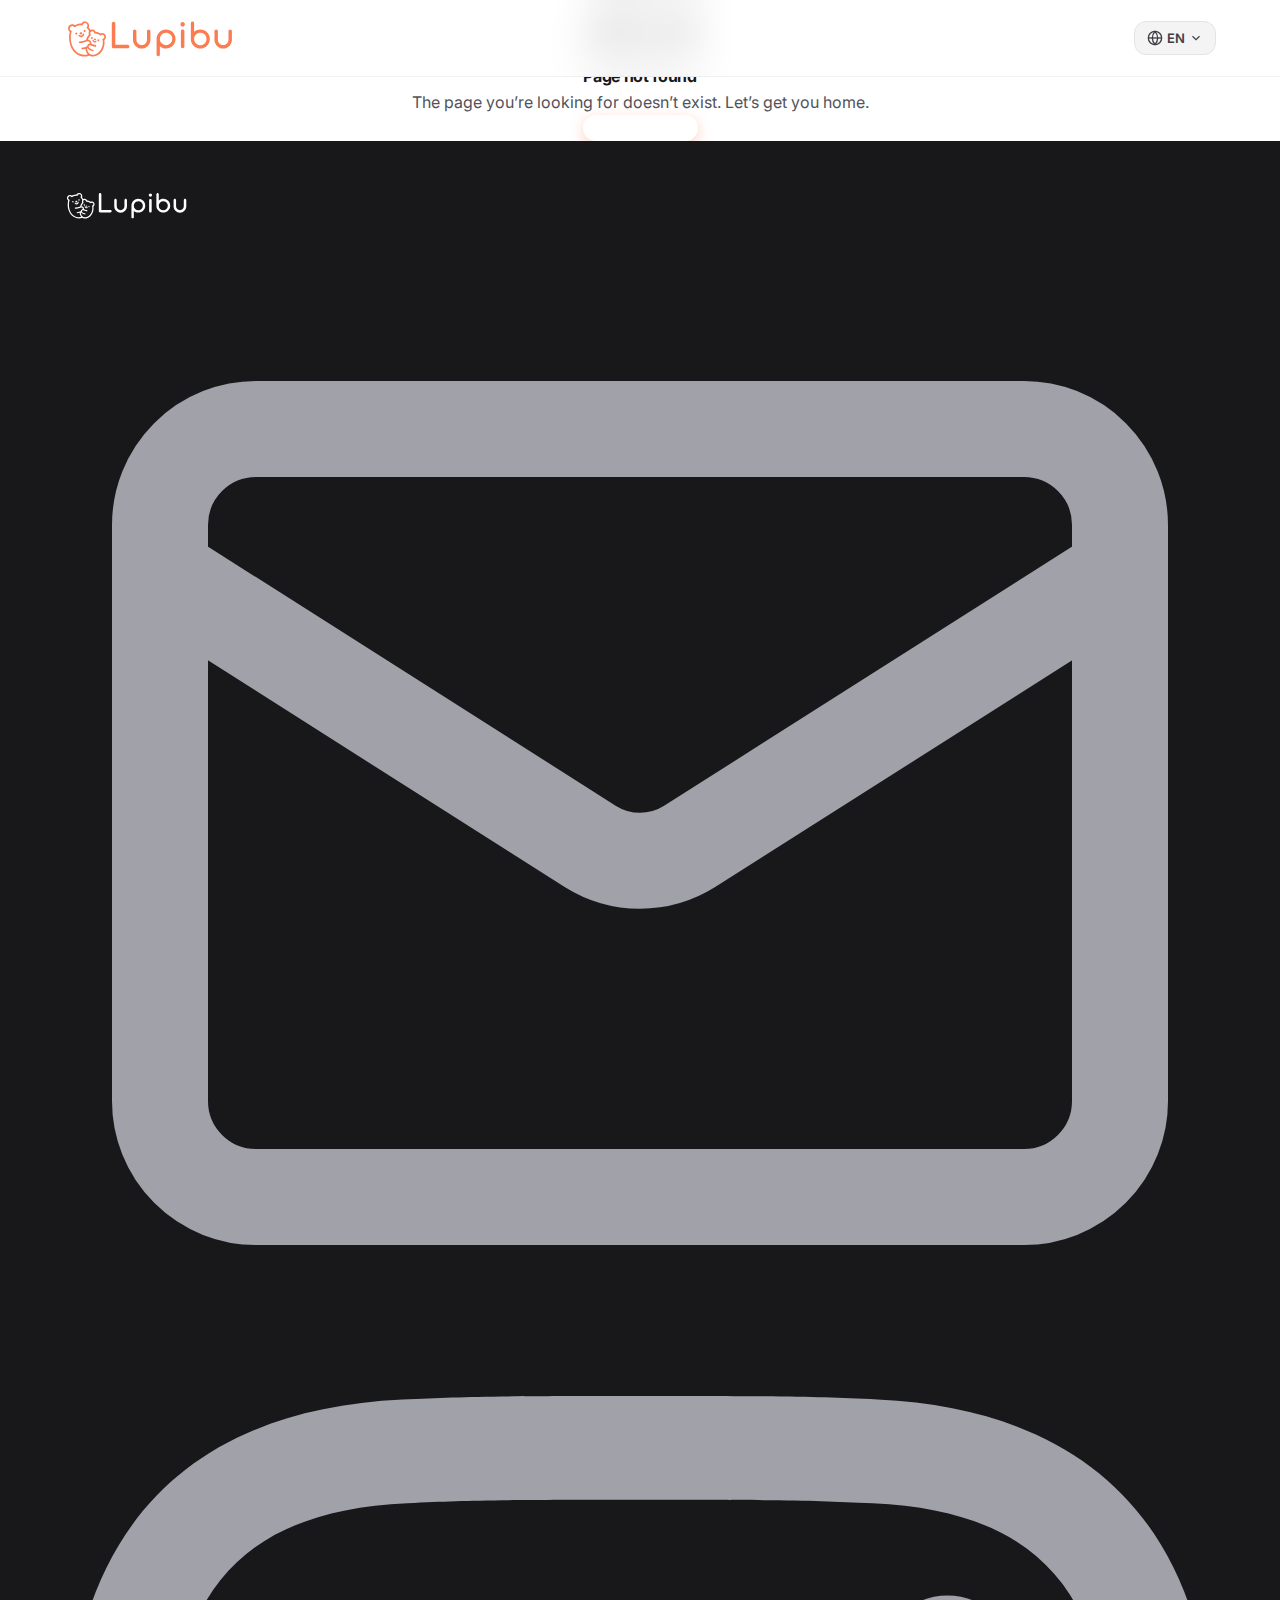
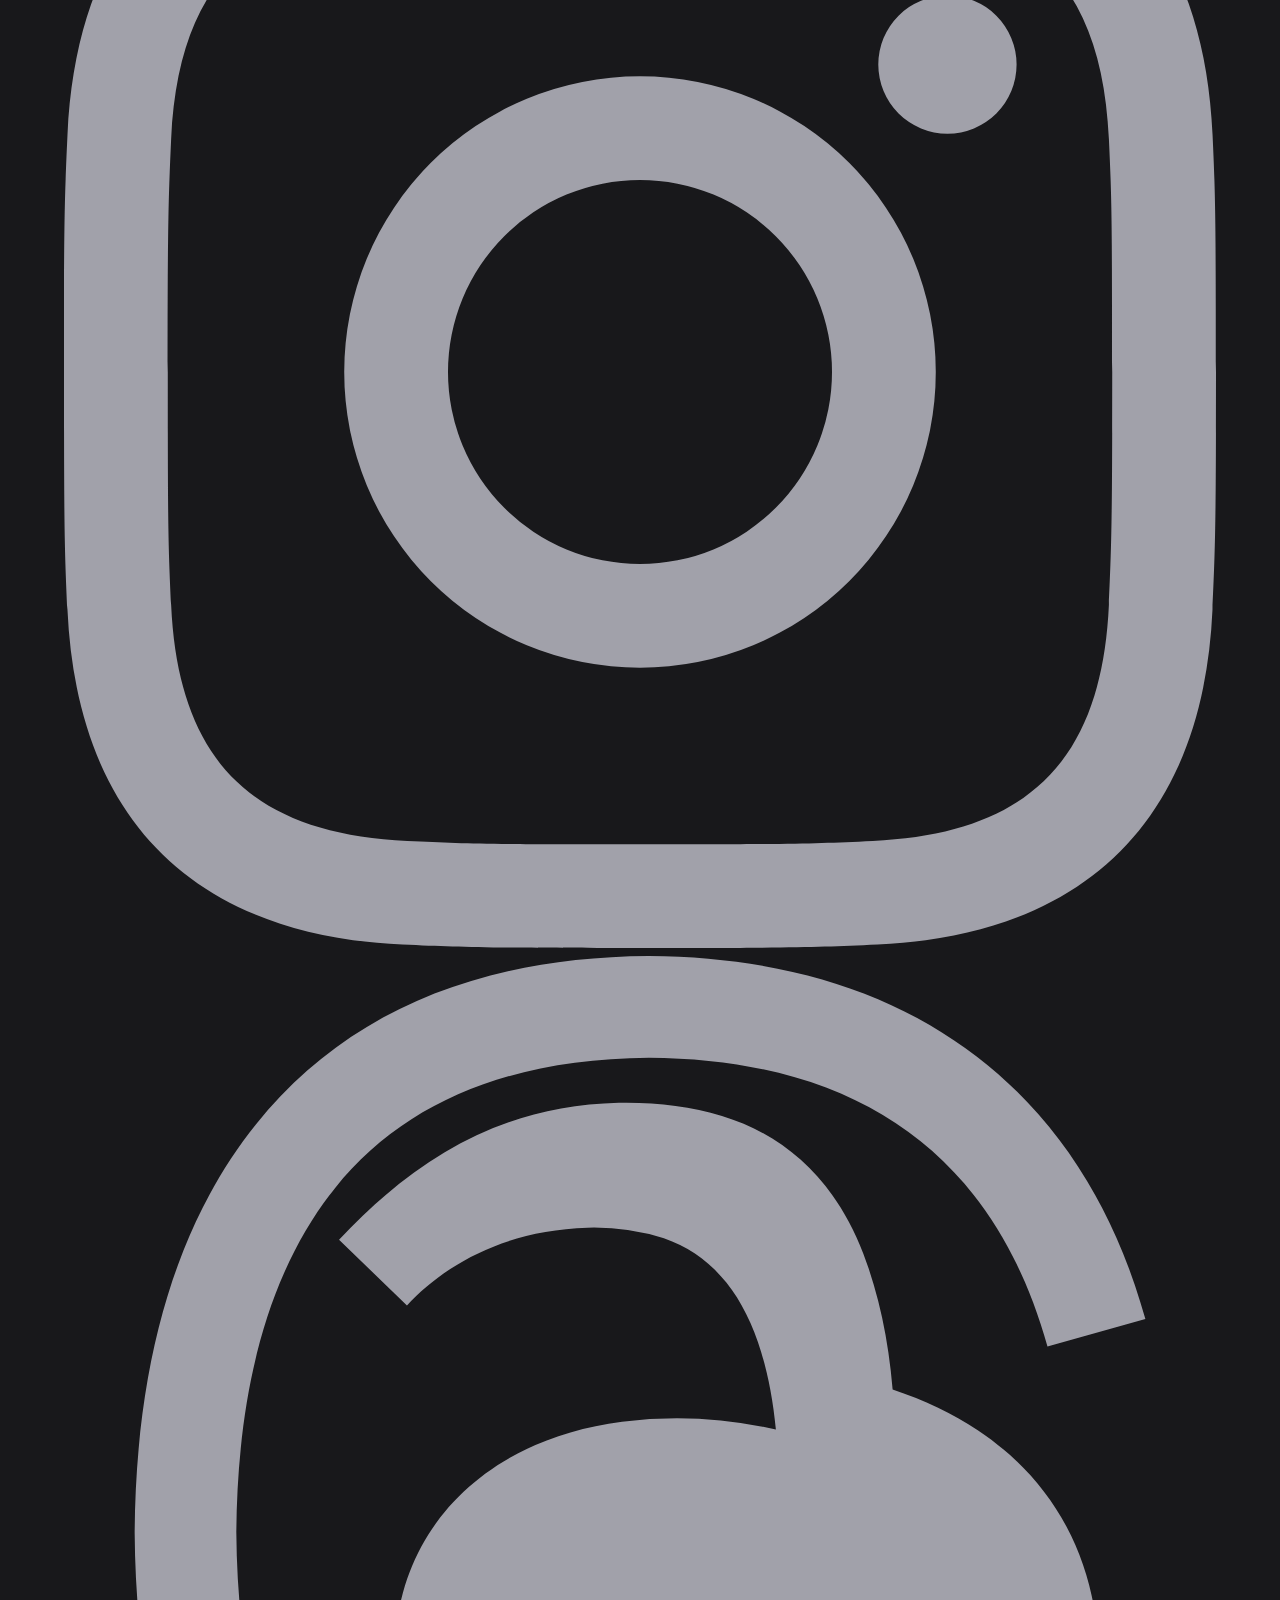
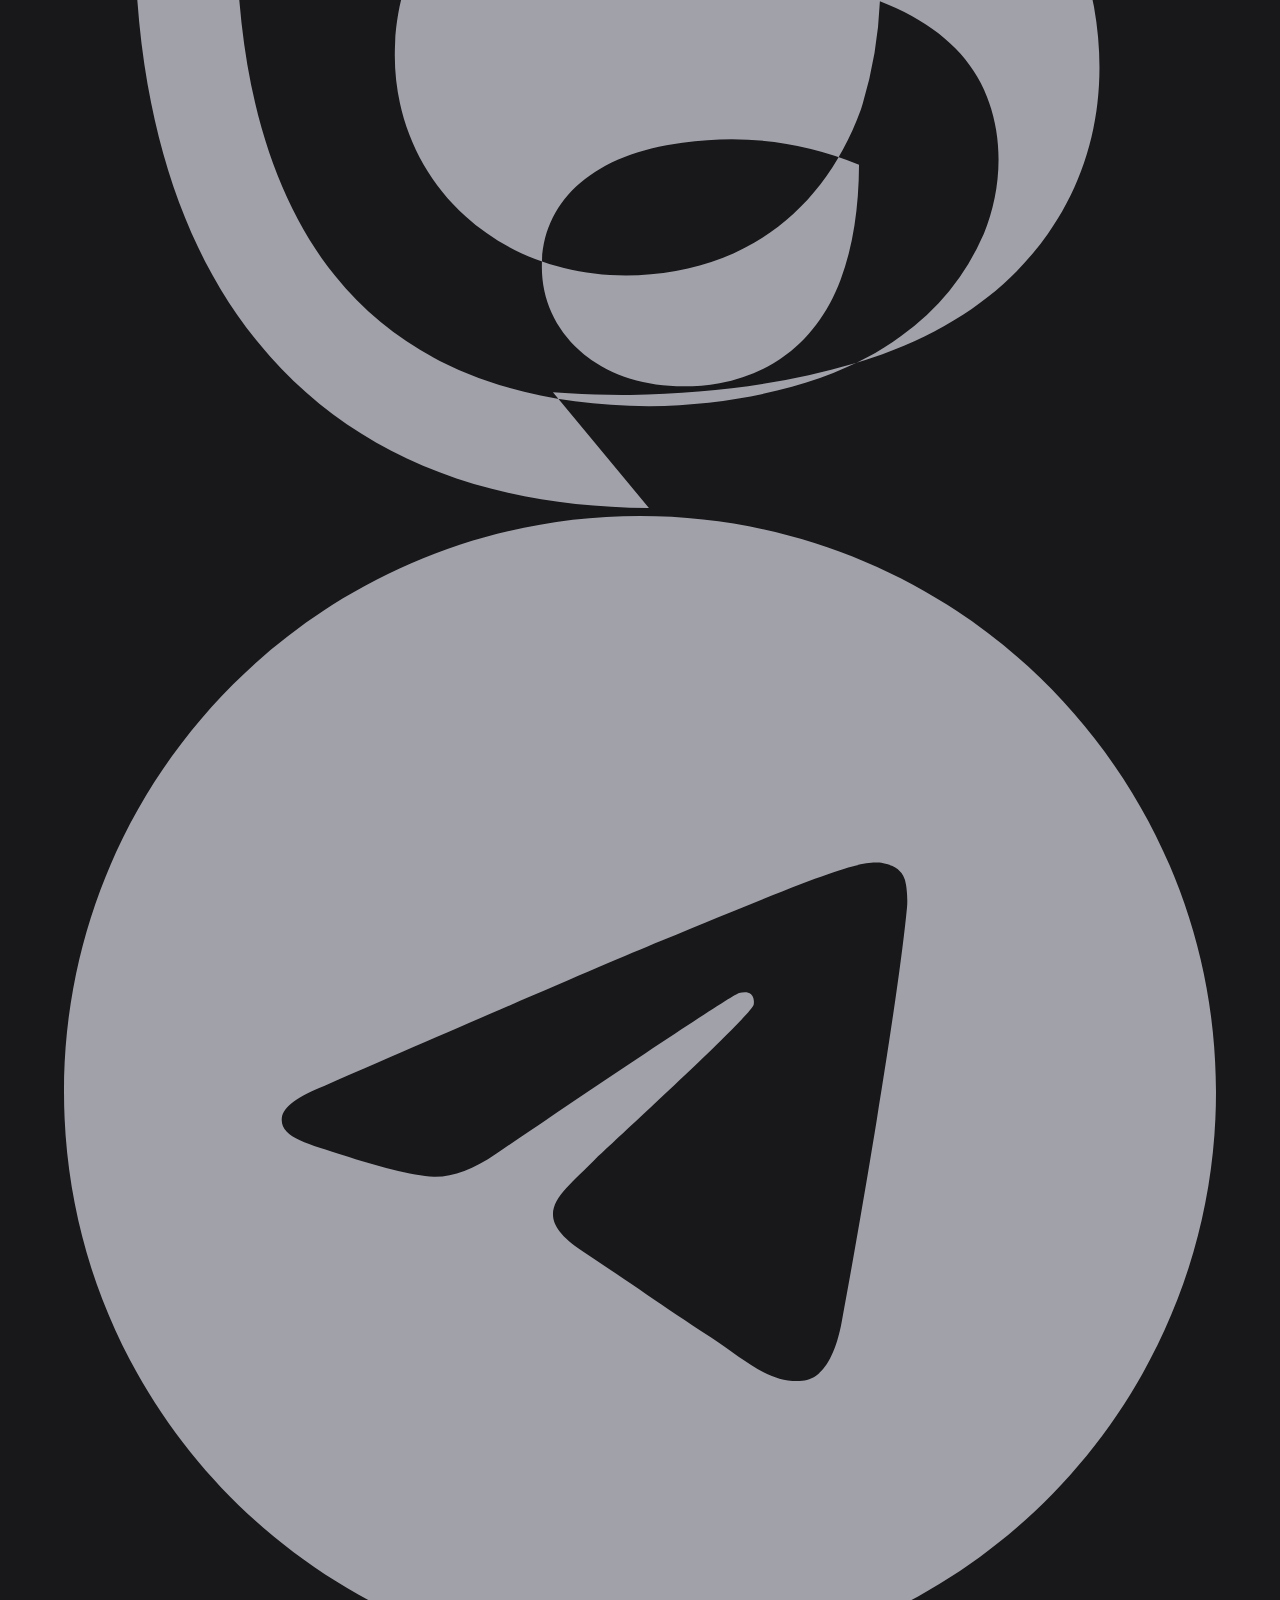
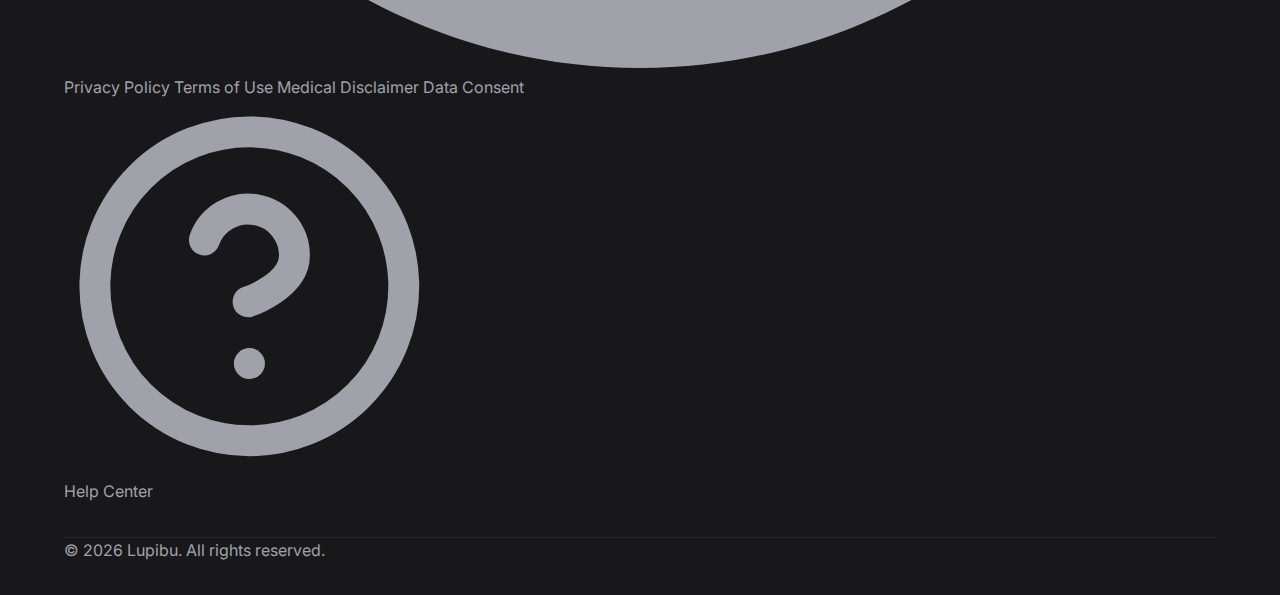
<file: r/index.html>
<!DOCTYPE html>
<html lang="en">

<head>
    <meta charset="UTF-8">
    <meta name="viewport" content="width=device-width, initial-scale=1.0">
    <meta name="theme-color" content="#FA7C50">
    <meta name="robots" content="noindex,nofollow">
    <meta http-equiv="X-Robots-Tag" content="noindex,nofollow">

    <title>Lupibu — Invite</title>

    <link rel="preconnect" href="https://fonts.googleapis.com">
    <link rel="preconnect" href="https://fonts.gstatic.com" crossorigin>
    <link href="https://fonts.googleapis.com/css2?family=Inter:wght@400;500;600;700&display=swap" rel="stylesheet">
    <link rel="stylesheet" href="/styles.css">
    <link rel="icon" type="image/png" href="/assets/favicon.png">

    <style>
        /* ───────── 404 / Referral page-only styles ───────── */

        /* HTML `hidden` attribute is overridden by `display: flex/grid` in
           sibling rules — make sure it always wins. */
        [hidden] { display: none !important; }

        body.page-404 {
            min-height: 100vh;
            display: flex;
            flex-direction: column;
        }

        body.page-404 main.r-main {
            flex: 1;
            display: flex;
            align-items: center;
            justify-content: center;
            padding: calc(72px + var(--space-2xl)) 0 var(--space-2xl);
            background: linear-gradient(180deg, var(--brand-bg) 0%, var(--white) 100%);
        }

        .r-card {
            max-width: 560px;
            margin: 0 auto;
            text-align: center;
            padding: 0 var(--space-lg);
        }

        .r-title {
            /* Smaller than --text-hero so long Cyrillic / Kazakh phrases
               don't overflow the 560px card on desktop. text-wrap:balance
               keeps the line break visually centered on browsers that
               support it; older browsers fall through to natural wrap. */
            font-size: clamp(1.75rem, 3vw + 0.5rem, 2.5rem);
            font-weight: 700;
            line-height: 1.2;
            letter-spacing: -0.02em;
            color: var(--gray-900);
            margin-bottom: var(--space-md);
            text-wrap: balance;
            hyphens: auto;
        }

        .r-partner {
            color: var(--brand);
        }

        /* ── Numbered steps ───────── */
        .r-steps {
            list-style: none;
            padding: 0;
            margin: var(--space-xl) auto 0;
            max-width: 480px;
            display: flex;
            flex-direction: column;
            gap: var(--space-xl);
            text-align: left;
        }

        .r-step {
            display: flex;
            gap: var(--space-md);
            align-items: flex-start;
        }

        .r-step-number {
            display: inline-flex;
            align-items: center;
            justify-content: center;
            flex-shrink: 0;
            width: 32px;
            height: 32px;
            margin-top: 2px;
            background: var(--brand);
            color: var(--white);
            font-weight: 700;
            font-size: 1rem;
            border-radius: 50%;
            line-height: 1;
            box-shadow: 0 2px 6px rgba(250, 124, 80, 0.3);
        }

        .r-step-body {
            flex: 1;
            min-width: 0;
            display: flex;
            flex-direction: column;
            gap: var(--space-sm);
        }

        .r-step-title {
            font-size: 1.125rem;
            font-weight: 600;
            color: var(--gray-900);
            margin: 0;
            letter-spacing: -0.01em;
        }

        .r-step-hint {
            font-size: var(--text-small);
            color: var(--gray-600);
            line-height: 1.5;
            margin: 0;
        }

        /* Sub-hint inside step 2: "if you used the direct link, the
           code applies on its own". Smaller, muted — reads as a
           footnote, not a competing instruction. */
        .r-step-note {
            font-size: var(--text-micro);
            color: var(--gray-500);
            line-height: 1.5;
            margin: 0;
        }

        /* Alt-option block: small divider + secondary action title +
           helper hint. Sits between the search mockup and App Store
           badge so the user understands the App Store path is the
           "or take the shortcut" option. */
        .r-step-alt {
            display: flex;
            flex-direction: column;
            align-items: center;
            gap: 2px;
            margin-top: var(--space-sm);
        }

        .r-step-alt-divider {
            display: inline-flex;
            align-items: center;
            justify-content: center;
            width: 100%;
            font-size: var(--text-micro);
            font-weight: 600;
            text-transform: uppercase;
            letter-spacing: 0.08em;
            color: var(--gray-400);
            margin-bottom: var(--space-xs);
        }

        .r-step-alt-divider::before,
        .r-step-alt-divider::after {
            content: '';
            flex: 1;
            height: 1px;
            background: var(--gray-200);
            margin: 0 var(--space-sm);
        }

        .r-step-alt-title {
            font-size: 0.9375rem;
            font-weight: 600;
            color: var(--gray-800);
            text-align: center;
        }

        .r-step-alt-hint {
            font-size: var(--text-micro);
            color: var(--gray-500);
            text-align: center;
        }

        /* ── Benefits list (under H1) ───────── */
        .r-benefits {
            display: flex;
            flex-wrap: wrap;
            justify-content: center;
            gap: var(--space-sm) var(--space-md);
            list-style: none;
            padding: 0;
            margin: 0 auto var(--space-lg);
            max-width: 460px;
        }

        .r-benefit {
            display: inline-flex;
            align-items: center;
            gap: var(--space-xs);
            font-size: var(--text-small);
            font-weight: 500;
            color: var(--gray-700);
        }

        .r-benefit-check {
            width: 16px;
            height: 16px;
            flex-shrink: 0;
            color: #0FA58E;
        }

        /* ── Promocode card (primary CTA) ───────── */
        .r-promocode-card {
            display: flex;
            flex-direction: column;
            align-items: center;
            gap: var(--space-sm);
            padding: var(--space-md) var(--space-xl);
            margin: var(--space-md) auto var(--space-lg);
            max-width: 360px;
            background: linear-gradient(135deg, var(--brand-bg) 0%, #FFEED9 100%);
            border: 1px solid rgba(250, 124, 80, 0.18);
            border-radius: var(--radius-2xl);
            box-shadow: 0 8px 24px rgba(250, 124, 80, 0.10);
        }

        .r-promocode-value {
            font-family: 'SFMono-Regular', ui-monospace, Menlo, monospace;
            font-size: clamp(2rem, 4vw + 0.5rem, 2.75rem);
            font-weight: 700;
            color: var(--gray-900);
            letter-spacing: 0.06em;
            line-height: 1;
            text-transform: uppercase;
        }

        .r-promocode-copy {
            display: inline-flex;
            align-items: center;
            gap: var(--space-xs);
            padding: 8px 16px;
            margin-top: var(--space-xs);
            background: var(--white);
            border: 1px solid var(--gray-200);
            border-radius: var(--radius-full);
            color: var(--gray-800);
            font-family: var(--font);
            font-size: var(--text-small);
            font-weight: 600;
            cursor: pointer;
            transition: var(--transition-fast);
            box-shadow: var(--shadow-sm);
        }

        .r-promocode-copy:hover {
            background: var(--brand);
            color: var(--white);
            border-color: var(--brand);
            transform: translateY(-1px);
        }

        .r-promocode-copy.copied {
            background: rgba(45, 212, 191, 0.18);
            color: #0FA58E;
            border-color: rgba(15, 165, 142, 0.4);
        }

        .r-promocode-copy svg { width: 14px; height: 14px; }

        /* ── Equal-mass cards inside step 1: search mockup + App Store ──
           Both wrappers share width and visual weight so the user reads
           them as equivalent options, not "primary + scrap fallback". */
        .r-step-mockup,
        .r-step-appstore {
            display: flex;
            align-items: center;
            justify-content: center;
            width: 100%;
            padding: var(--space-md);
            background: var(--white);
            border: 1px solid var(--gray-200);
            border-radius: var(--radius-xl);
            box-shadow: var(--shadow-sm);
            transition: border-color var(--transition-fast), box-shadow var(--transition-fast),
                        transform var(--transition-fast);
        }

        .r-step-mockup {
            flex-direction: column;
            gap: var(--space-sm);
            align-items: stretch;
        }

        .r-step-appstore {
            cursor: pointer;
            min-height: 88px;
        }

        .r-step-appstore:hover {
            border-color: var(--brand);
            box-shadow: 0 6px 16px rgba(250, 124, 80, 0.18);
            transform: translateY(-1px);
        }

        .r-step-appstore .appstore-img { height: 56px; }

        .r-search-bar {
            display: flex;
            align-items: center;
            gap: var(--space-sm);
            padding: 8px 12px;
            background: var(--gray-100);
            border-radius: var(--radius-md);
            font-size: var(--text-small);
            color: var(--gray-500);
        }

        .r-search-bar svg { width: 14px; height: 14px; flex-shrink: 0; }
        .r-search-query { color: var(--gray-900); font-weight: 500; }

        .r-search-result {
            display: flex;
            align-items: center;
            gap: var(--space-sm);
            padding: 8px 4px 0;
        }

        .r-search-result-icon {
            width: 48px;
            height: 48px;
            border-radius: 11px;
            flex-shrink: 0;
            object-fit: cover;
        }

        .r-search-result-meta {
            display: flex;
            flex-direction: column;
            min-width: 0;
        }

        .r-search-result-name {
            font-size: 0.9375rem;
            font-weight: 600;
            color: var(--gray-900);
        }

        .r-search-result-sub {
            font-size: var(--text-micro);
            color: var(--gray-500);
        }

        .r-search-result-rating {
            font-size: var(--text-micro);
            color: var(--brand-dark);
            margin-top: 2px;
        }

        .r-trust {
            margin-top: var(--space-md);
            font-size: var(--text-small);
            color: var(--gray-500);
        }

        /* Disclaimer is a card-level footnote, not a step-2 sub-line.
           Right-aligned on desktop + extra top margin visually decouples
           it from the steps; mobile collapses to center to avoid an
           awkward right-aligned orphan word on narrow widths. */
        .r-disclaimer {
            margin-top: var(--space-2xl);
            margin-bottom: 0;
            font-size: var(--text-micro);
            line-height: 1.4;
            color: var(--gray-400);
            text-align: right;
        }

        @media (max-width: 640px) {
            .r-disclaimer {
                text-align: center;
                margin-top: var(--space-xl);
            }
        }

        .r-loading {
            display: flex;
            justify-content: center;
            padding: var(--space-3xl) 0;
        }

        .r-spinner {
            width: 32px;
            height: 32px;
            border: 3px solid var(--gray-200);
            border-top-color: var(--brand);
            border-radius: 50%;
            animation: r-spin 0.8s linear infinite;
        }

        @keyframes r-spin { to { transform: rotate(360deg); } }

        /* ───────── Plain 404 (no referral path) ───────── */

        .nf-card {
            max-width: 480px;
            margin: 0 auto;
            text-align: center;
            padding: 0 var(--space-lg);
        }

        .nf-code {
            font-size: 4rem;
            font-weight: 700;
            color: var(--brand);
            line-height: 1;
            letter-spacing: -0.04em;
            margin-bottom: var(--space-sm);
        }

        .nf-title {
            font-size: var(--text-section);
            font-weight: 700;
            color: var(--gray-900);
            letter-spacing: -0.02em;
            margin-bottom: var(--space-md);
        }

        .nf-text {
            font-size: var(--text-body);
            color: var(--gray-600);
            line-height: 1.6;
            margin-bottom: var(--space-lg);
        }

        .nf-link {
            display: inline-flex;
            align-items: center;
            gap: var(--space-xs);
            padding: var(--space-md) var(--space-lg);
            background: var(--brand);
            color: var(--white);
            border-radius: var(--radius-full);
            font-weight: 600;
            font-size: var(--text-small);
            box-shadow: 0 4px 14px rgba(250, 124, 80, 0.35);
            transition: var(--transition-base);
        }

        .nf-link:hover {
            transform: translateY(-2px);
            box-shadow: 0 8px 24px rgba(250, 124, 80, 0.4);
        }

        @media (max-width: 640px) {
            .r-cta .appstore-img { height: 64px; }
        }
    </style>
</head>

<body class="page-404">
    <!-- Navigation — 1:1 copy from index.html so chrome stays consistent -->
    <nav class="navbar">
        <div class="container nav-container">
            <a href="/" class="logo">
                <img src="/assets/logo-inline-primary.svg" alt="Lupibu" class="logo-img">
            </a>
            <div class="nav-right">
                <div class="lang-switcher">
                    <button class="lang-toggle" aria-label="Change language">
                        <svg class="lang-icon" viewBox="0 0 24 24" fill="none" stroke="currentColor" stroke-width="2">
                            <circle cx="12" cy="12" r="10" />
                            <path d="M2 12h20" />
                            <path
                                d="M12 2a15.3 15.3 0 0 1 4 10 15.3 15.3 0 0 1-4 10 15.3 15.3 0 0 1-4-10 15.3 15.3 0 0 1 4-10z" />
                        </svg>
                        <span class="lang-current">EN</span>
                        <svg class="lang-chevron" viewBox="0 0 24 24" fill="none" stroke="currentColor"
                            stroke-width="2">
                            <polyline points="6 9 12 15 18 9" />
                        </svg>
                    </button>
                    <div class="lang-dropdown">
                        <button class="lang-option active" data-lang="en">
                            <span class="lang-option-code">EN</span>
                            <span class="lang-option-name">English</span>
                        </button>
                        <button class="lang-option" data-lang="ru">
                            <span class="lang-option-code">RU</span>
                            <span class="lang-option-name">Русский</span>
                        </button>
                        <button class="lang-option" data-lang="kk">
                            <span class="lang-option-code">KZ</span>
                            <span class="lang-option-name">Қазақша</span>
                        </button>
                    </div>
                </div>
            </div>
        </div>
    </nav>

    <main class="r-main" role="main">
        <div class="container">
            <!-- Loading state — visible until JS resolves the path. -->
            <section id="r-loading" class="r-loading" aria-hidden="true">
                <div class="r-spinner" role="status" aria-label="Loading"></div>
            </section>

            <!-- Referral state (/r/<slug>). -->
            <section id="r-referral" class="r-card" hidden>
                <h1 class="r-title">
                    <span data-i18n="referral.titlePrefix" id="r-title-prefix">A gift from</span>
                    <span class="r-partner" id="r-partner-name"></span>
                </h1>

                <!-- What's inside: trial + yearly discount. Two benefits
                     are enough — adding more dilutes the offer. -->
                <ul class="r-benefits" aria-label="What's included">
                    <li class="r-benefit">
                        <svg class="r-benefit-check" viewBox="0 0 24 24" fill="none"
                            stroke="currentColor" stroke-width="3" stroke-linecap="round"
                            stroke-linejoin="round" aria-hidden="true">
                            <polyline points="20 6 9 17 4 12"/>
                        </svg>
                        <span data-i18n="referral.benefit_trial"></span>
                    </li>
                    <li class="r-benefit">
                        <svg class="r-benefit-check" viewBox="0 0 24 24" fill="none"
                            stroke="currentColor" stroke-width="3" stroke-linecap="round"
                            stroke-linejoin="round" aria-hidden="true">
                            <polyline points="20 6 9 17 4 12"/>
                        </svg>
                        <span data-i18n="referral.benefit_yearly"></span>
                    </li>
                </ul>

                <!-- Promocode card — visual primary. -->
                <div class="r-promocode-card">
                    <span class="r-promocode-value" id="r-slug-value"></span>
                    <button type="button" class="r-promocode-copy" id="r-copy-btn"
                        aria-label="Copy invite code">
                        <svg viewBox="0 0 24 24" fill="none" stroke="currentColor" stroke-width="2"
                            stroke-linecap="round" stroke-linejoin="round" id="r-copy-icon">
                            <rect x="9" y="9" width="13" height="13" rx="2" ry="2"/>
                            <path d="M5 15H4a2 2 0 0 1-2-2V4a2 2 0 0 1 2-2h9a2 2 0 0 1 2 2v1"/>
                        </svg>
                        <span data-i18n="referral.copyCode">Copy code</span>
                    </button>
                </div>

                <!-- Numbered steps — equal visual mass on both install
                     options inside step 1. Search mockup goes first
                     (ASO-positive), App Store badge is the equal-weight
                     alternative for users who want one tap. -->
                <ol class="r-steps">
                    <li class="r-step">
                        <span class="r-step-number">1</span>
                        <div class="r-step-body">
                            <h2 class="r-step-title" data-i18n="referral.step1Title"></h2>
                            <div class="r-step-mockup" aria-hidden="true">
                                <div class="r-search-bar">
                                    <svg viewBox="0 0 24 24" fill="none" stroke="currentColor"
                                        stroke-width="2.5" stroke-linecap="round" stroke-linejoin="round">
                                        <circle cx="11" cy="11" r="8"/>
                                        <line x1="21" y1="21" x2="16.65" y2="16.65"/>
                                    </svg>
                                    <span class="r-search-query">Lupibu</span>
                                </div>
                                <div class="r-search-result">
                                    <img src="/assets/favicon.png" alt=""
                                        class="r-search-result-icon">
                                    <div class="r-search-result-meta">
                                        <span class="r-search-result-name">Lupibu</span>
                                        <span class="r-search-result-sub">AI baby tracker</span>
                                        <span class="r-search-result-rating">★★★★★ 5.0</span>
                                    </div>
                                </div>
                            </div>
                            <div class="r-step-alt">
                                <span class="r-step-alt-divider" data-i18n="referral.step1Or"></span>
                                <span class="r-step-alt-title"
                                    data-i18n="referral.step1AltTitle"></span>
                            </div>
                            <button type="button" class="r-step-appstore" id="r-appstore-btn"
                                aria-label="Download Lupibu on the App Store">
                                <img src="/assets/appstore-badge.svg" alt="Download on the App Store"
                                    class="appstore-img">
                            </button>
                        </div>
                    </li>
                    <li class="r-step">
                        <span class="r-step-number">2</span>
                        <div class="r-step-body">
                            <h2 class="r-step-title" data-i18n="referral.step2Title"></h2>
                            <p class="r-step-hint" data-i18n="referral.step2Hint"></p>
                            <p class="r-step-note" data-i18n="referral.step2Note"></p>
                        </div>
                    </li>
                </ol>

                <p class="r-disclaimer" data-i18n="referral.disclaimer">
                    *New users only.
                </p>
            </section>

            <!-- Plain 404. -->
            <section id="r-notfound" class="nf-card" hidden>
                <div class="nf-code">404</div>
                <h1 class="nf-title" data-i18n="notfound.title">Page not found</h1>
                <p class="nf-text" data-i18n="notfound.text">
                    The page you’re looking for doesn’t exist. Let’s get you home.
                </p>
                <a href="/" class="nf-link" data-i18n="notfound.home">Back to Lupibu</a>
            </section>
        </div>
    </main>

    <!-- Footer — 1:1 copy from index.html (3-col: brand / icons / legal). -->
    <footer class="footer">
        <div class="container">
        <div class="footer-top">
            <img src="/assets/logo-inline-primary.svg" alt="Lupibu" class="footer-logo">
            <div class="footer-icons">
                <a href="mailto:contact@lupibu.com" class="social-link" aria-label="Email contact@lupibu.com">
                    <svg viewBox="0 0 24 24" fill="none" stroke="currentColor" stroke-width="2" stroke-linecap="round" stroke-linejoin="round"><rect x="2" y="4" width="20" height="16" rx="2"/><path d="m22 7-8.97 5.7a1.94 1.94 0 0 1-2.06 0L2 7"/></svg>
                </a>
                <a href="https://www.instagram.com/lupibu.app" target="_blank" rel="noopener" class="social-link" aria-label="Instagram">
                    <svg viewBox="0 0 24 24" fill="currentColor"><path d="M12 2.163c3.204 0 3.584.012 4.85.07 3.252.148 4.771 1.691 4.919 4.919.058 1.265.069 1.645.069 4.849 0 3.205-.012 3.584-.069 4.849-.149 3.225-1.664 4.771-4.919 4.919-1.266.058-1.644.07-4.85.07-3.204 0-3.584-.012-4.849-.07-3.26-.149-4.771-1.699-4.919-4.92-.058-1.265-.07-1.644-.07-4.849 0-3.204.013-3.583.07-4.849.149-3.227 1.664-4.771 4.919-4.919 1.266-.057 1.645-.069 4.849-.069zM12 0C8.741 0 8.333.014 7.053.072 2.695.272.273 2.69.073 7.052.014 8.333 0 8.741 0 12c0 3.259.014 3.668.072 4.948.2 4.358 2.618 6.78 6.98 6.98C8.333 23.986 8.741 24 12 24c3.259 0 3.668-.014 4.948-.072 4.354-.2 6.782-2.618 6.979-6.98.059-1.28.073-1.689.073-4.948 0-3.259-.014-3.667-.072-4.947-.196-4.354-2.617-6.78-6.979-6.98C15.668.014 15.259 0 12 0zm0 5.838a6.162 6.162 0 100 12.324 6.162 6.162 0 000-12.324zM12 16a4 4 0 110-8 4 4 0 010 8zm6.406-11.845a1.44 1.44 0 100 2.881 1.44 1.44 0 000-2.881z"/></svg>
                </a>
                <a href="https://www.threads.net/@lupibu.app" target="_blank" rel="noopener" class="social-link" aria-label="Threads">
                    <svg viewBox="0 0 24 24" fill="currentColor"><path d="M12.186 24h-.007c-3.581-.024-6.334-1.205-8.184-3.509C2.35 18.44 1.5 15.586 1.472 12.01v-.017c.03-3.579.879-6.43 2.525-8.482C5.845 1.205 8.6.024 12.18 0h.014c2.746.02 5.043.725 6.826 2.098 1.677 1.29 2.858 3.13 3.509 5.467l-2.04.569c-1.104-3.96-3.898-5.984-8.304-6.015-2.91.022-5.11.936-6.54 2.717C4.307 6.504 3.616 8.914 3.59 12c.025 3.086.718 5.496 2.057 7.164 1.432 1.781 3.632 2.695 6.54 2.717 2.227-.033 4.093-.6 5.246-1.46a5.12 5.12 0 001.733-2.14c.39-.944.466-2.22-.14-3.263-.39-.672-1.072-1.2-2.028-1.573a8.66 8.66 0 01-.396 2.254c-.678 1.86-2.023 3.03-3.856 3.363a5.87 5.87 0 01-1.042.093c-1.282 0-2.47-.437-3.346-1.236-.98-.894-1.533-2.177-1.46-3.6.128-2.48 1.946-4.254 4.728-4.618a9.11 9.11 0 013.205.166c-.063-.658-.184-1.27-.373-1.821-.38-1.108-1.026-1.837-1.96-2.164a4.86 4.86 0 00-1.59-.222c-1.78.052-3.024.82-3.763 1.62l-1.415-1.37C7.4 4.14 9.182 3.12 11.558 3.058c.756-.014 1.478.07 2.15.273 1.372.42 2.383 1.4 2.943 2.868.32.84.527 1.786.612 2.833.67.224 1.263.506 1.774.847 1.31.872 2.146 2.142 2.42 3.672.315 1.762-.018 3.4-.962 4.742-.885 1.26-2.25 2.17-4.053 2.702-1.39.41-2.95.62-4.643.65-.436.004-.868-.007-1.285-.035a10.94 10.94 0 01-.328-.02zm.698-7.607c-1.824.232-2.86 1.175-2.925 2.44-.04.742.24 1.39.782 1.884.544.496 1.312.748 2.167.748.244 0 .497-.021.748-.066 1.187-.215 2.08-.97 2.523-2.156.26-.697.38-1.506.384-2.396a7.06 7.06 0 00-3.679-.454z"/></svg>
                </a>
                <a href="https://t.me/lupibu_app" target="_blank" rel="noopener" class="social-link" aria-label="Telegram">
                    <svg viewBox="0 0 24 24" fill="currentColor"><path d="M12 0C5.373 0 0 5.373 0 12s5.373 12 12 12 12-5.373 12-12S18.627 0 12 0zm5.562 8.161c-.18 1.897-.962 6.502-1.359 8.627-.168.9-.5 1.201-.82 1.23-.697.064-1.226-.461-1.901-.903-1.056-.692-1.653-1.123-2.678-1.799-1.185-.781-.417-1.21.258-1.911.177-.184 3.247-2.977 3.307-3.23.007-.032.014-.15-.056-.212s-.174-.041-.249-.024c-.106.024-1.793 1.14-5.061 3.345-.479.33-.913.492-1.302.48-.428-.013-1.252-.242-1.865-.442-.752-.245-1.349-.374-1.297-.789.027-.216.325-.437.893-.663 3.498-1.524 5.831-2.529 6.998-3.014 3.333-1.386 4.025-1.627 4.477-1.635.099-.002.321.023.465.14a.506.506 0 01.171.325c.016.093.036.306.02.472z"/></svg>
                </a>
            </div>
            <nav class="footer-legal" aria-label="Legal">
                <a href="legal.html?doc=privacy" class="footer-legal-link legal-link" data-doc="privacy" data-i18n="footer.legal.privacy">Privacy Policy</a>
                <a href="legal.html?doc=terms" class="footer-legal-link legal-link" data-doc="terms" data-i18n="footer.legal.terms">Terms of Use</a>
                <a href="legal.html?doc=disclaimer" class="footer-legal-link legal-link" data-doc="disclaimer" data-i18n="footer.legal.disclaimer">Medical Disclaimer</a>
                <a href="legal.html?doc=data_consent" class="footer-legal-link legal-link" data-doc="data_consent" data-i18n="footer.legal.dataConsent">Data Consent</a>
            </nav>
        </div>
        <div class="footer-content">
            <a href="help.html" class="footer-help help-link">
                <svg viewBox="0 0 24 24" fill="none" stroke="currentColor" stroke-width="2" stroke-linecap="round" stroke-linejoin="round"><circle cx="12" cy="12" r="10"/><path d="M9.09 9a3 3 0 0 1 5.83 1c0 2-3 3-3 3"/><path d="M12 17h.01"/></svg>
                <span data-i18n="footer.product.help">Help Center</span>
            </a>
        </div>
        <p class="footer-copyright" data-i18n="footer.copyright">&copy; 2026 Lupibu. All rights reserved.</p>
        </div>
    </footer>

    <!-- Shared scripts: i18n.js drives the lang switcher + data-i18n
         population, main.js wires nav-scroll/lang-dropdown chrome. The
         page-specific /r/<slug> logic lives in the inline IIFE below. -->
    <!-- Cache-busting query bumps when i18n keys change so users
         with stale cached i18n.js don't render empty <span>s for new
         translation keys. Bump on every i18n change. -->
    <script src="/i18n.js?v=20260429a"></script>
    <script src="/main.js?v=20260429a"></script>
    <script src="/assets/referral.js?v=20260429a"></script>
</body>

</html>
</file>
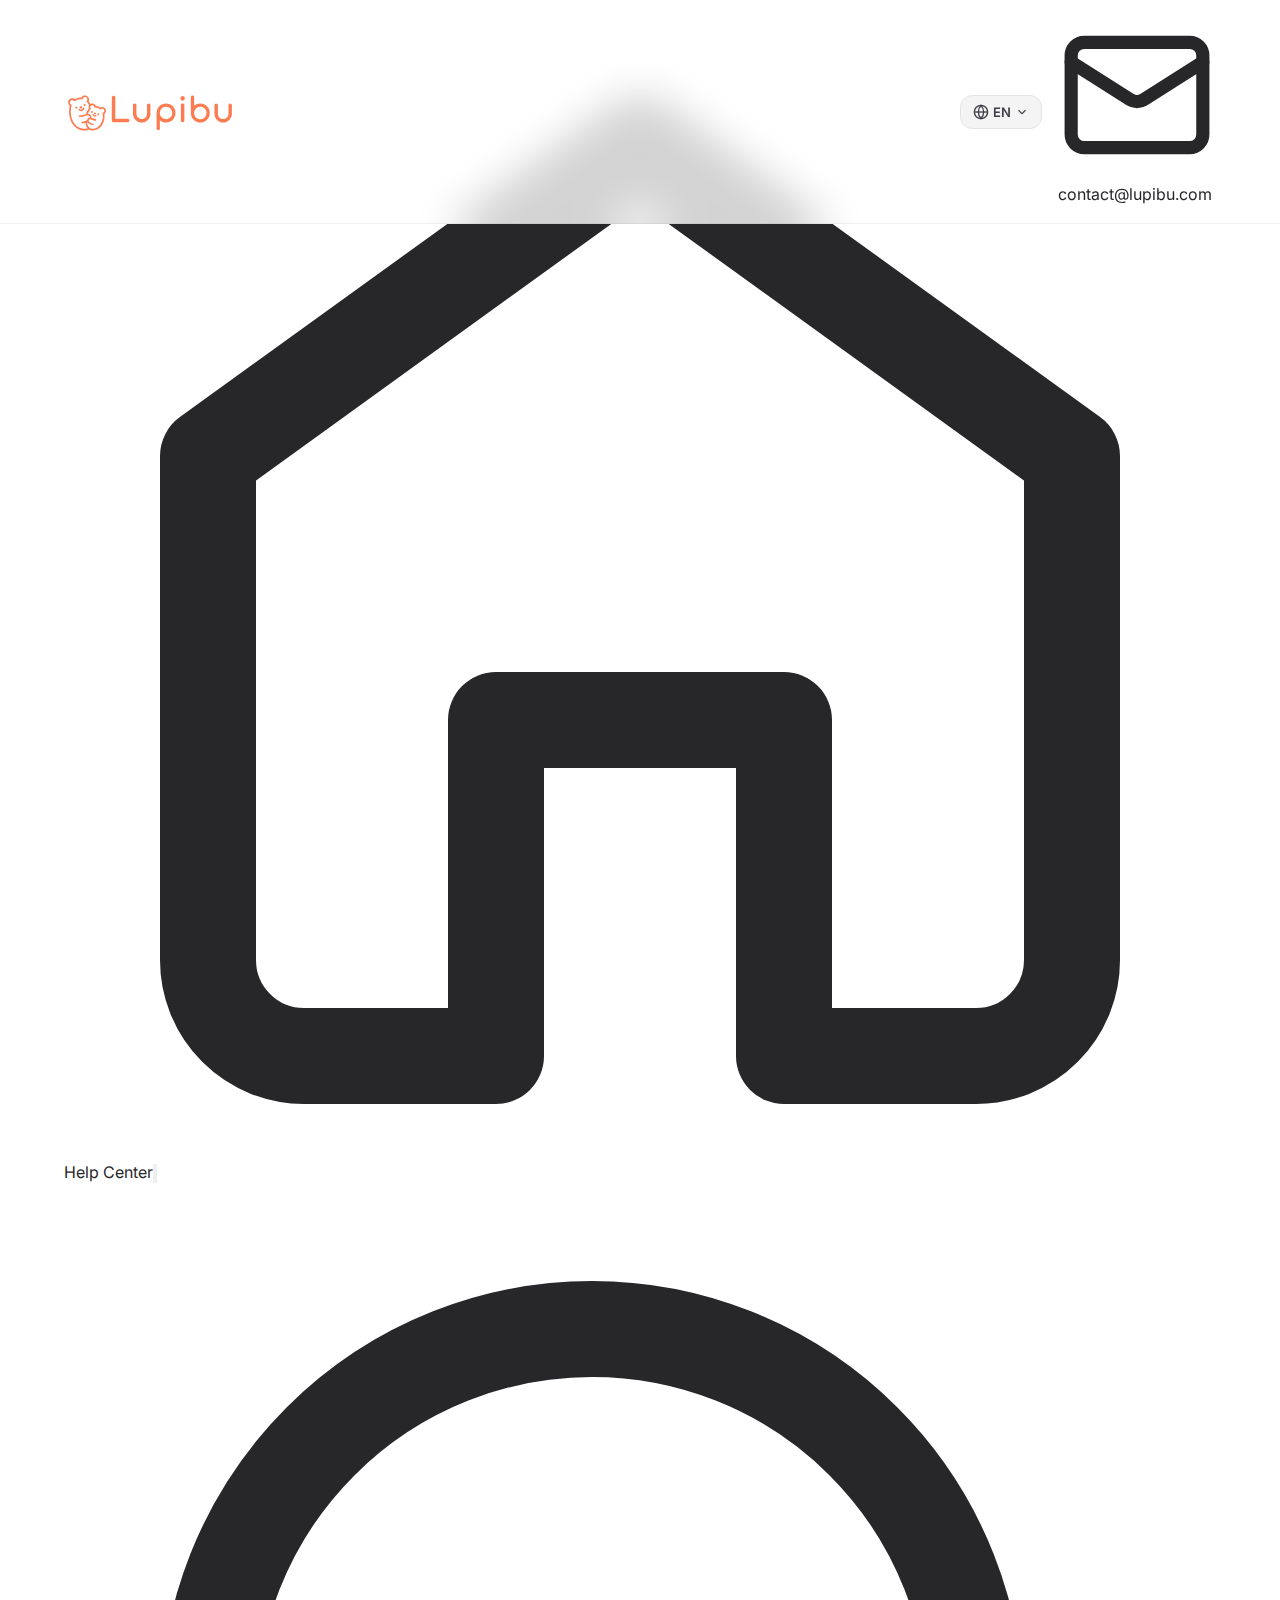
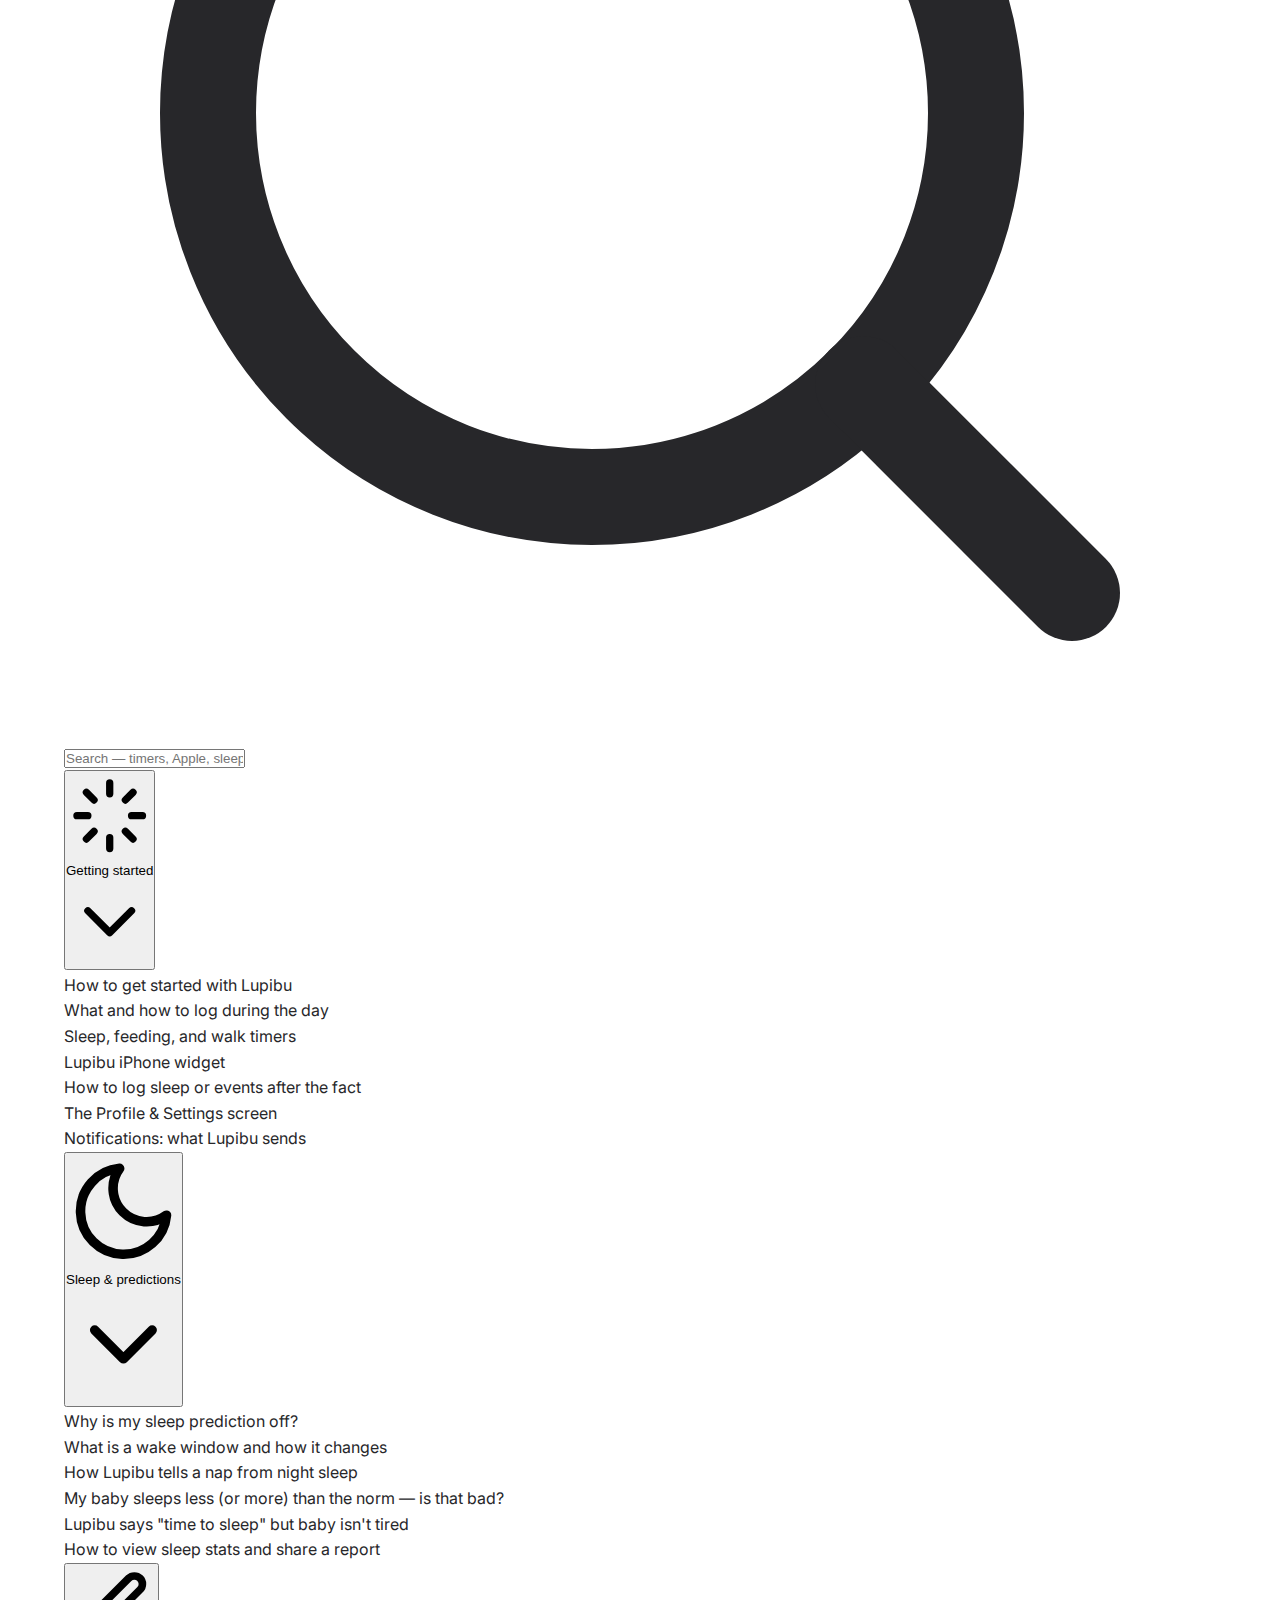
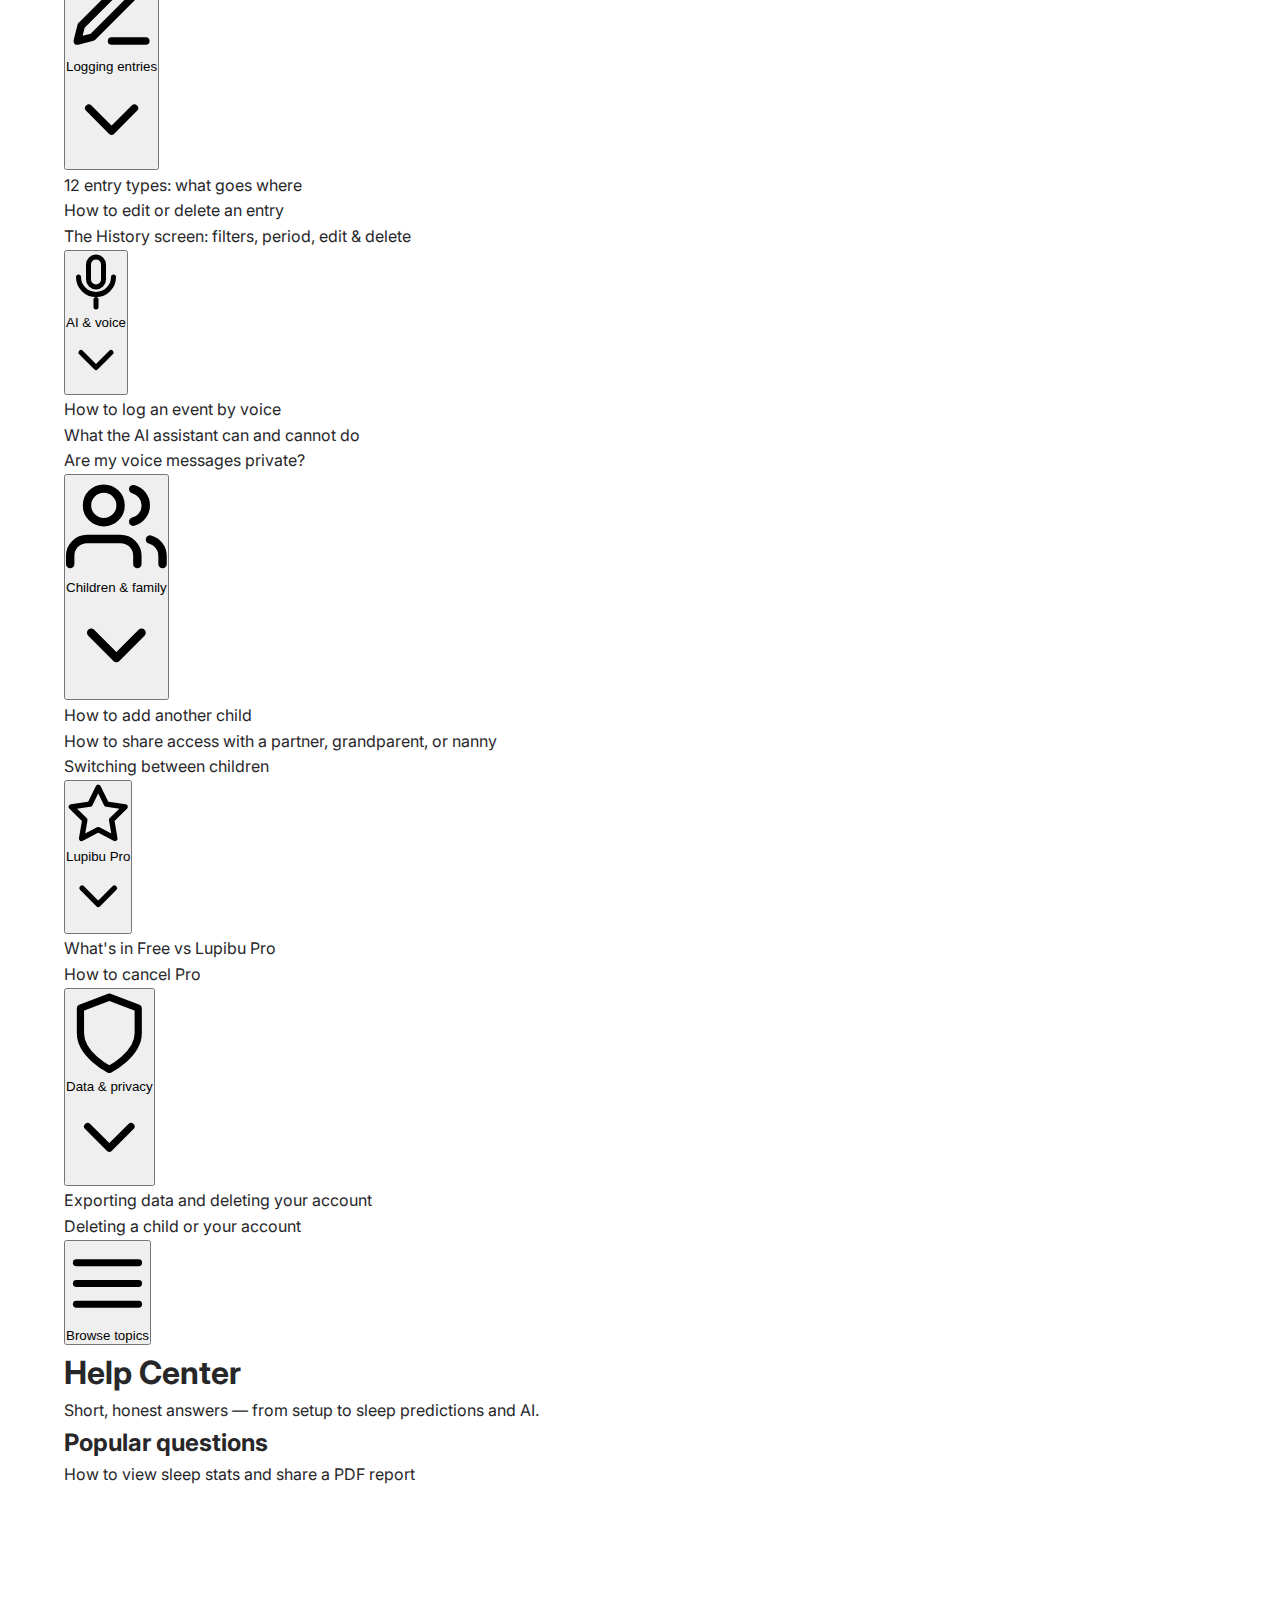
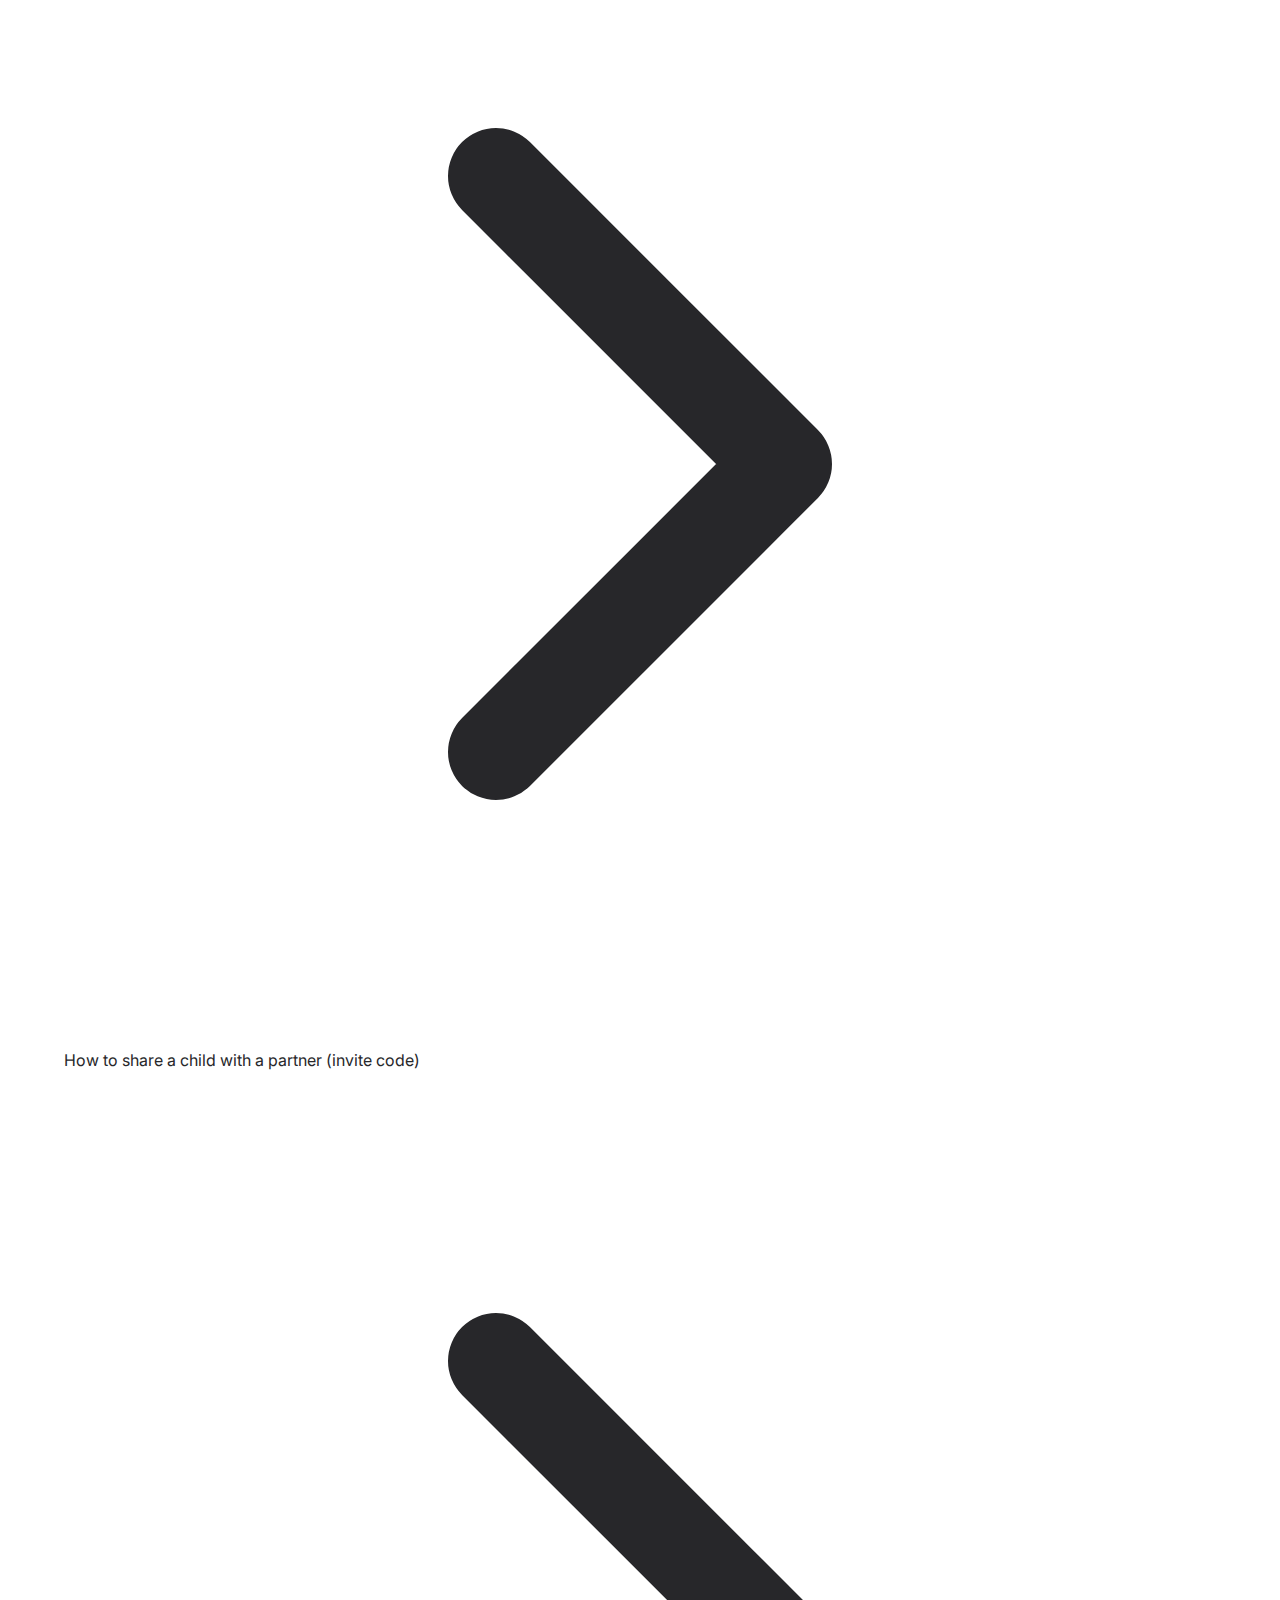
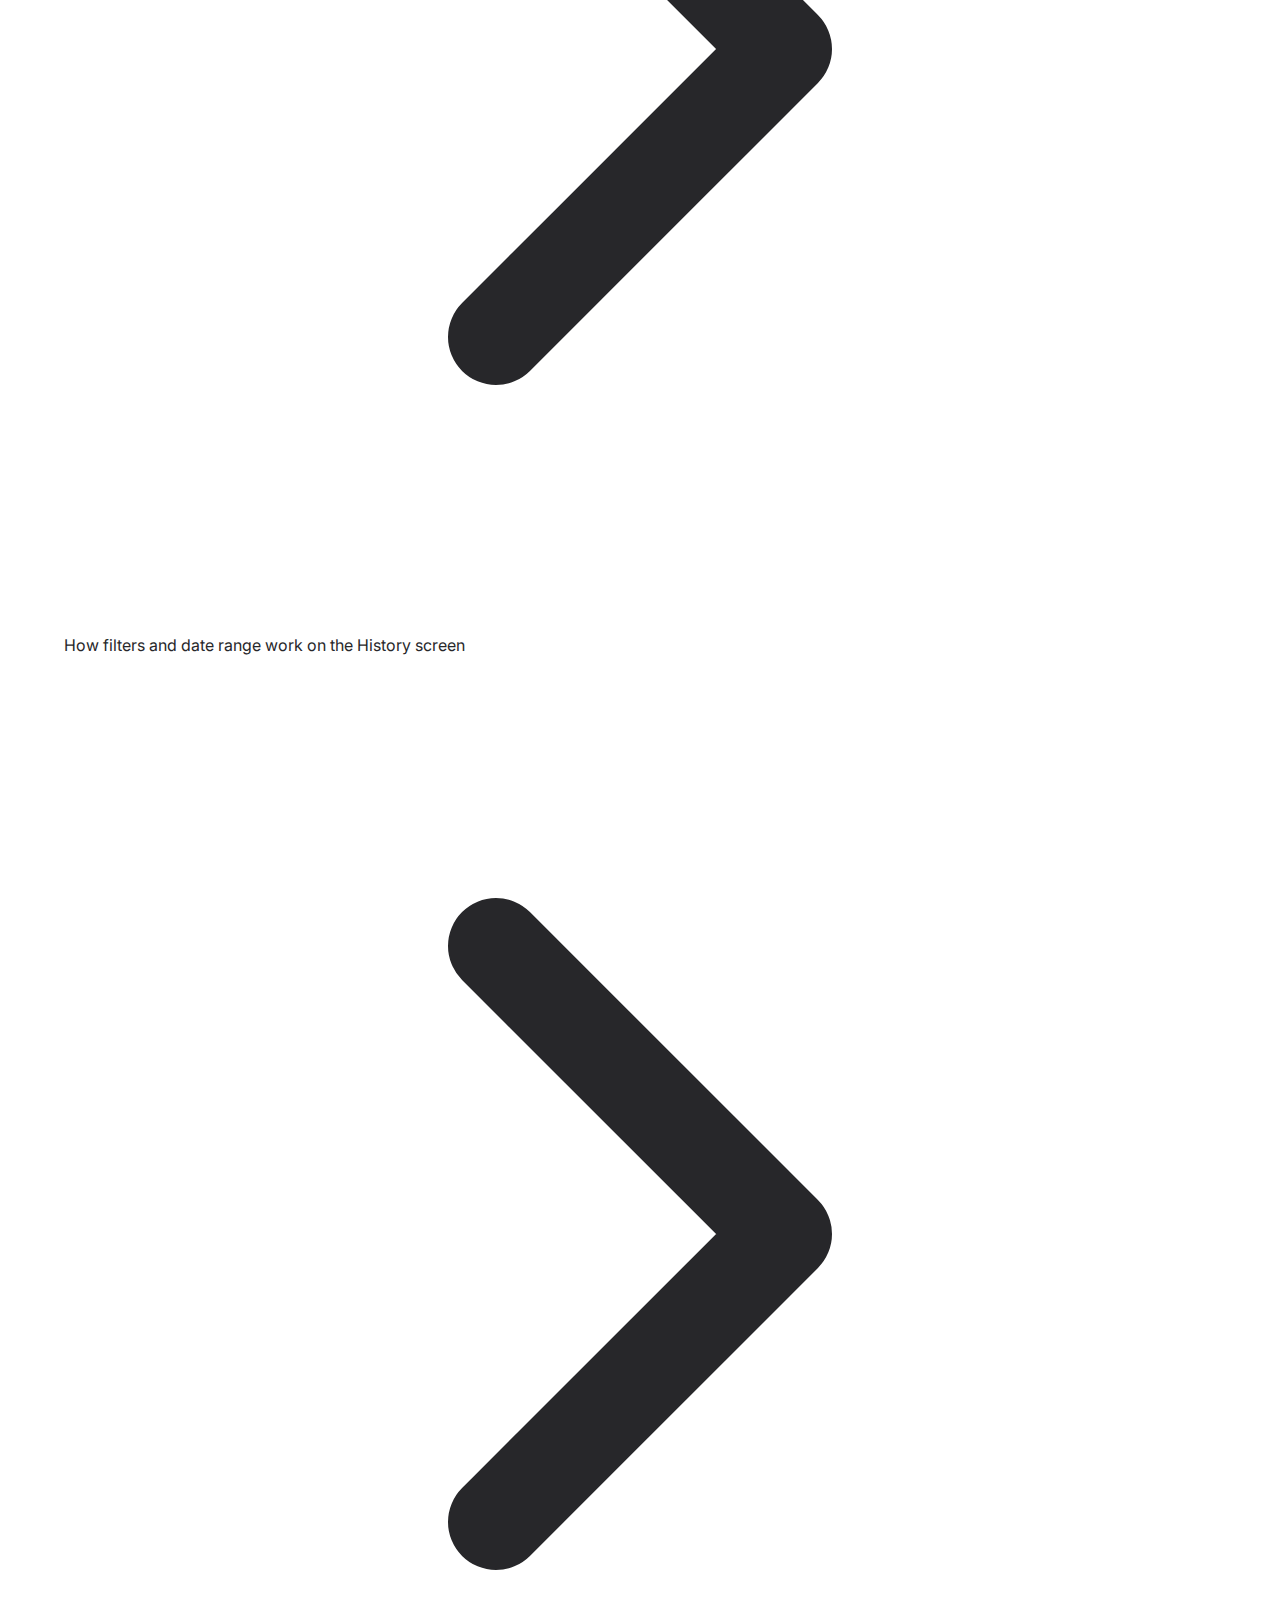
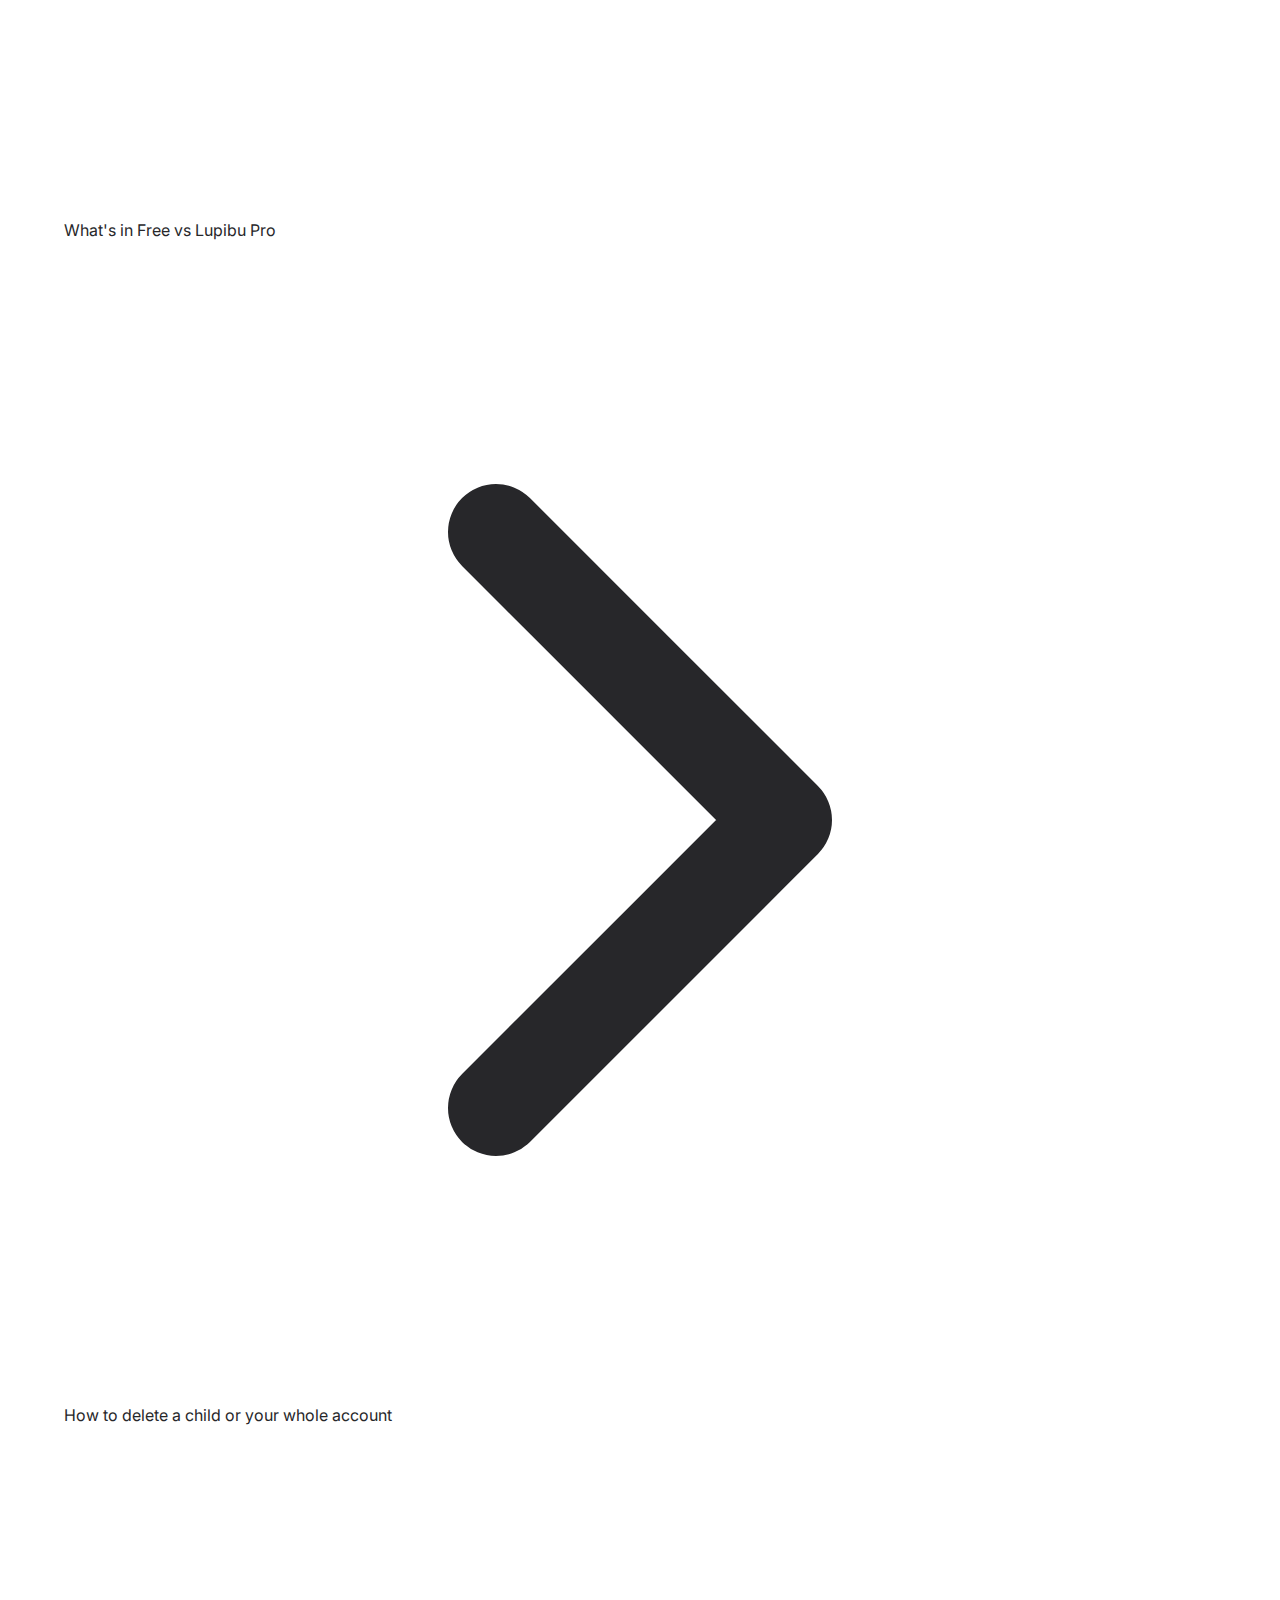
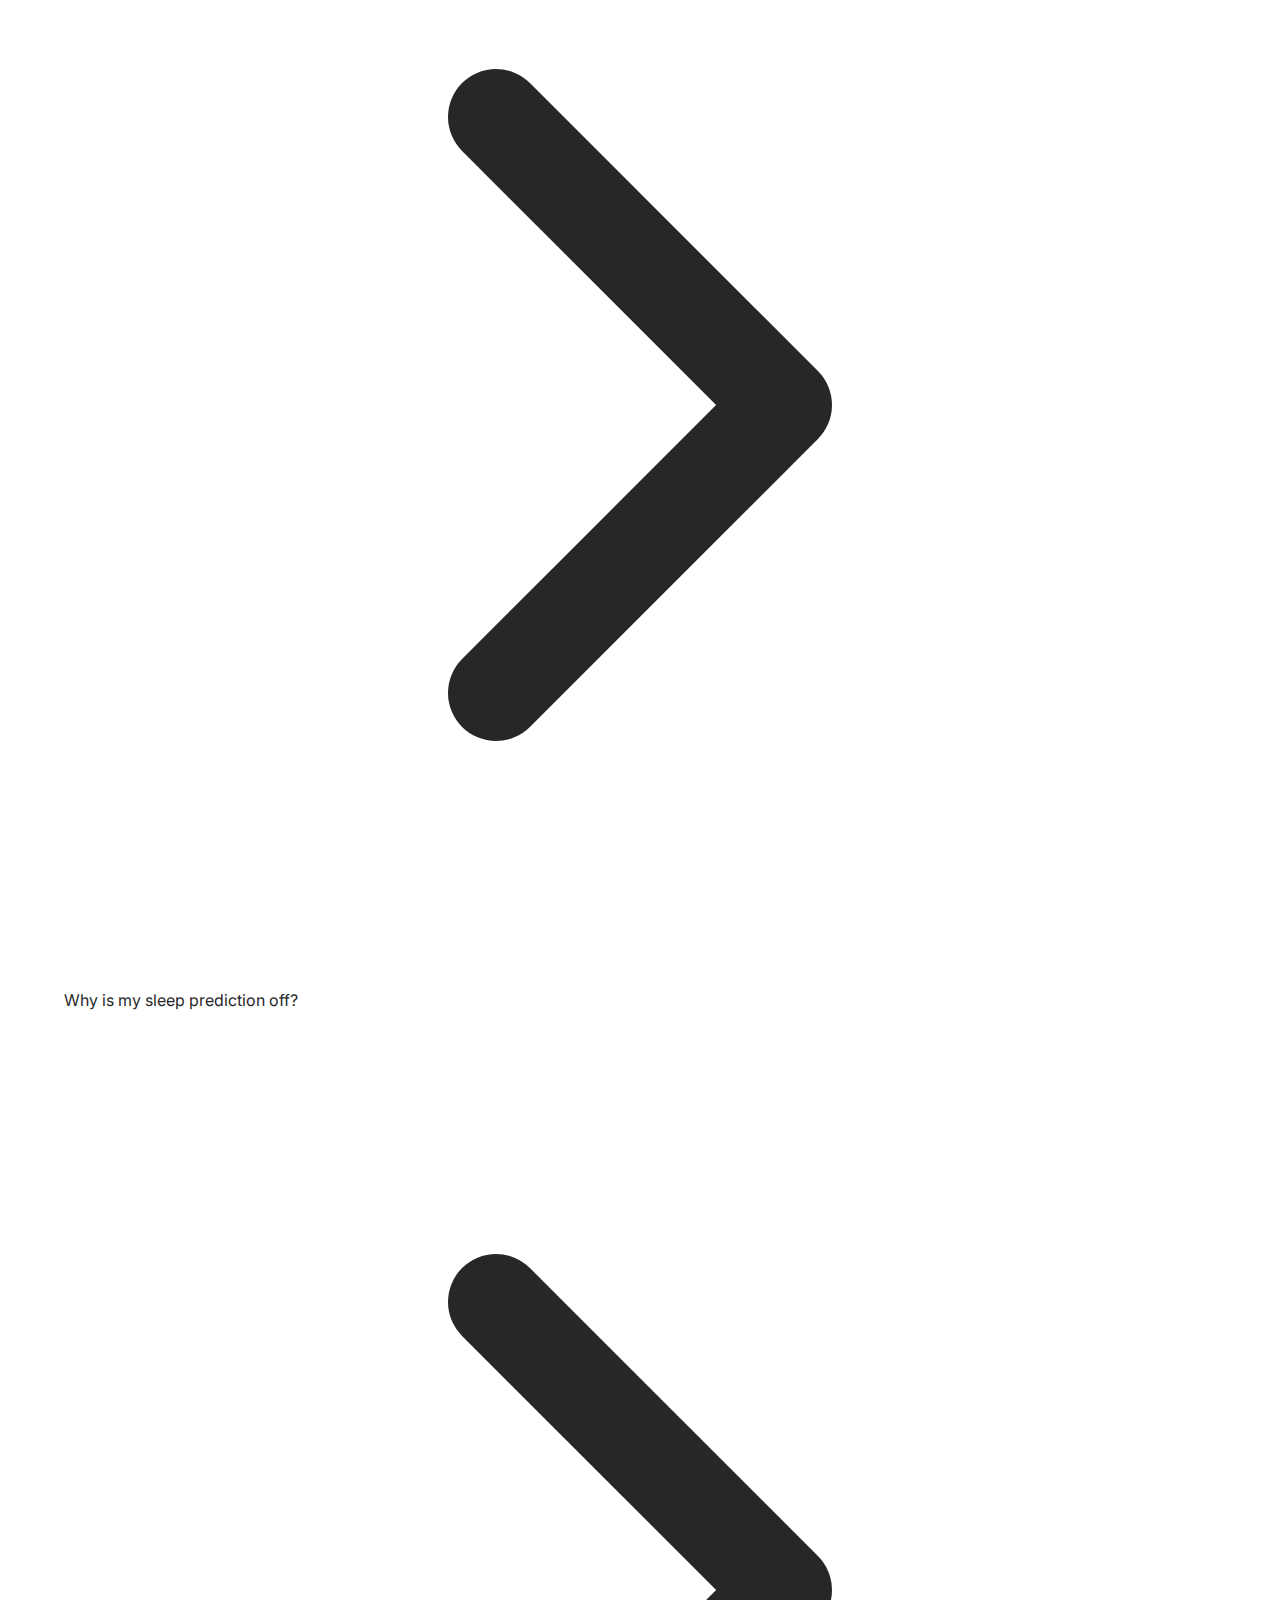
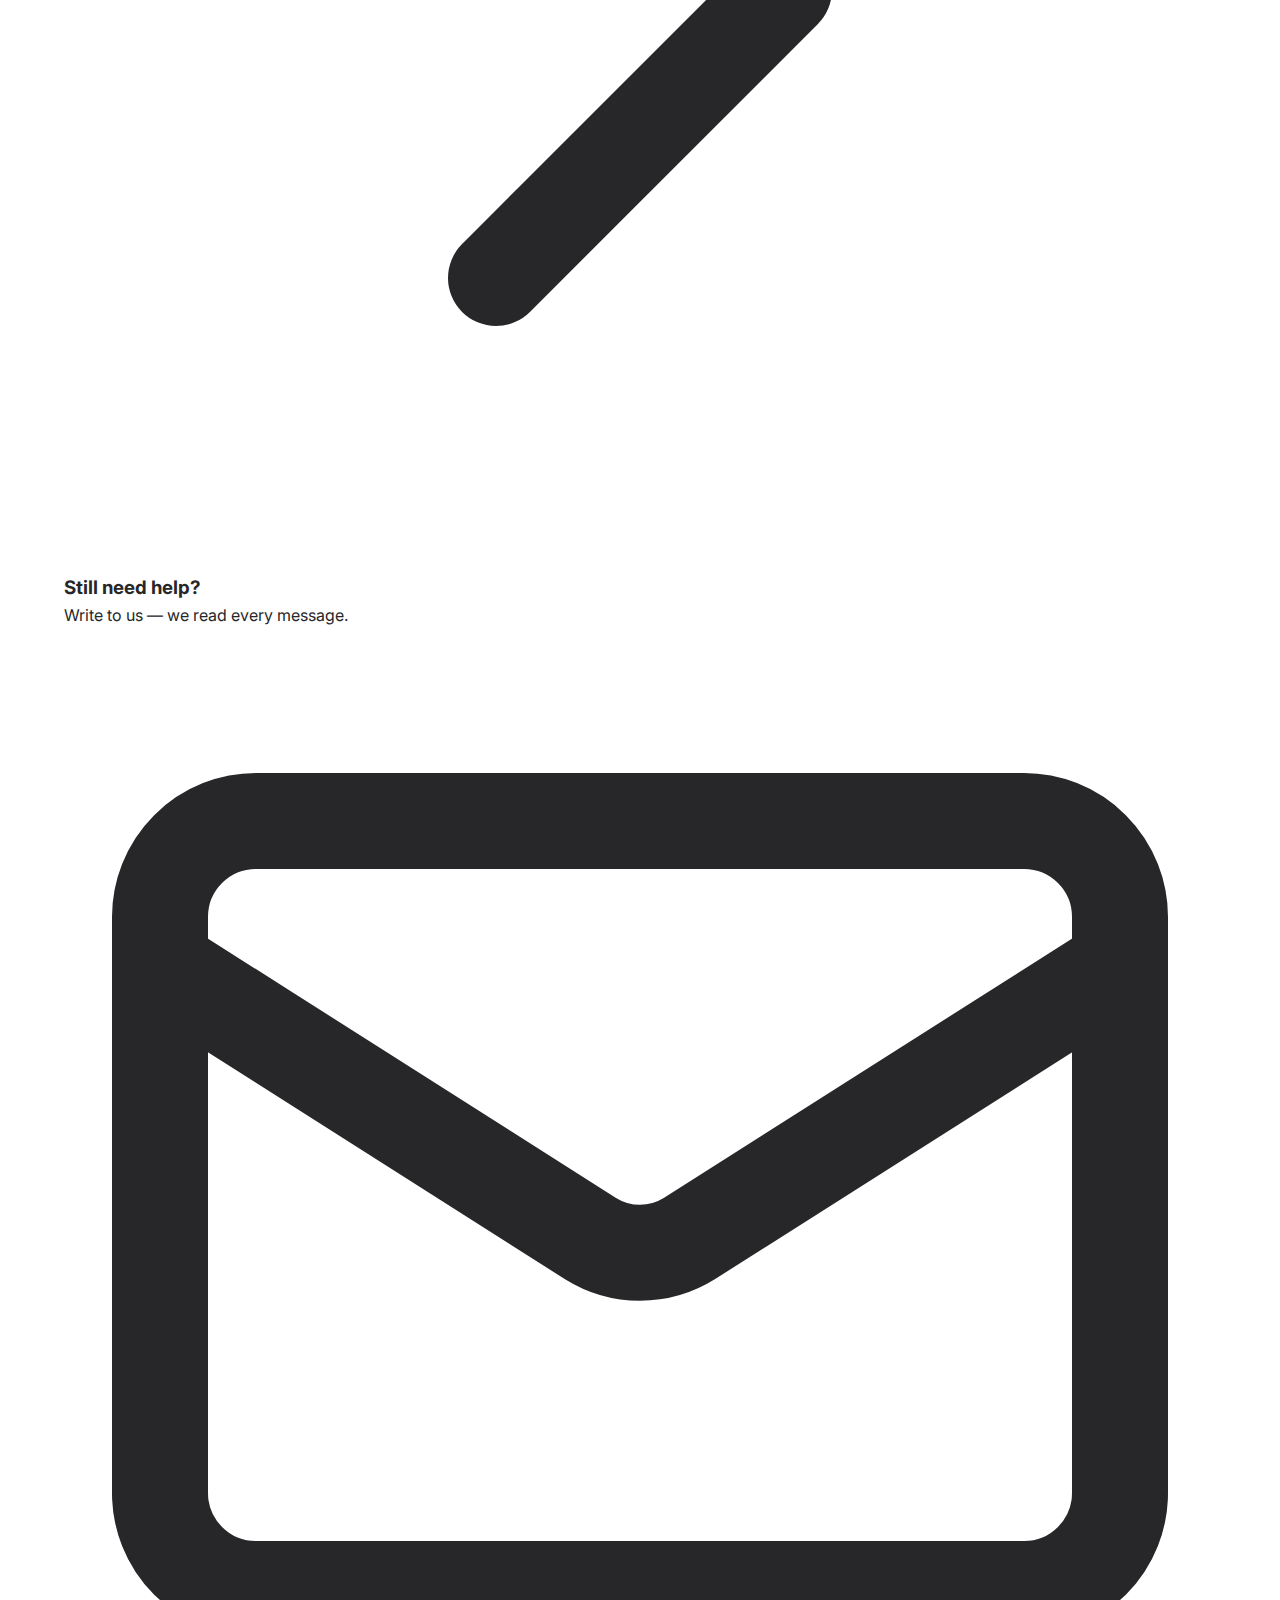
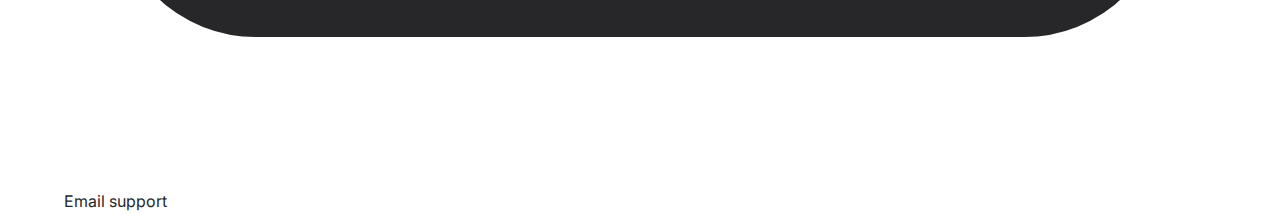
<file: help.html>
<!DOCTYPE html>
<html lang="en">

<head>
    <meta charset="UTF-8">
    <meta name="viewport" content="width=device-width, initial-scale=1.0">
    <title>Lupibu — Help Center</title>

    <link rel="preconnect" href="https://fonts.googleapis.com">
    <link rel="preconnect" href="https://fonts.gstatic.com" crossorigin>
    <link href="https://fonts.googleapis.com/css2?family=Inter:wght@400;500;600;700&display=swap" rel="stylesheet">

    <link rel="stylesheet" href="styles.css">
    <link rel="icon" type="image/png" href="assets/favicon.png">
</head>

<body class="help-body">
    <nav class="navbar" id="helpNavbar">
        <div class="container nav-container">
            <a href="index.html" class="logo">
                <img src="assets/logo-inline-primary.svg" alt="Lupibu" class="logo-img">
            </a>
            <div class="nav-right">
                <div class="lang-switcher">
                    <button class="lang-toggle" aria-label="Change language">
                        <svg class="lang-icon" viewBox="0 0 24 24" fill="none" stroke="currentColor" stroke-width="2">
                            <circle cx="12" cy="12" r="10" />
                            <path d="M2 12h20" />
                            <path d="M12 2a15.3 15.3 0 0 1 4 10 15.3 15.3 0 0 1-4 10 15.3 15.3 0 0 1-4-10 15.3 15.3 0 0 1 4-10z" />
                        </svg>
                        <span class="lang-current">EN</span>
                        <svg class="lang-chevron" viewBox="0 0 24 24" fill="none" stroke="currentColor" stroke-width="2">
                            <polyline points="6 9 12 15 18 9" />
                        </svg>
                    </button>
                    <div class="lang-dropdown">
                        <button class="lang-option active" data-lang="en">
                            <span class="lang-option-code">EN</span>
                            <span class="lang-option-name">English</span>
                        </button>
                        <button class="lang-option" data-lang="ru">
                            <span class="lang-option-code">RU</span>
                            <span class="lang-option-name">Русский</span>
                        </button>
                        <button class="lang-option" data-lang="kk">
                            <span class="lang-option-code">KZ</span>
                            <span class="lang-option-name">Қазақша</span>
                        </button>
                    </div>
                </div>
                <a href="mailto:contact@lupibu.com" class="nav-email">
                    <svg viewBox="0 0 24 24" fill="none" stroke="currentColor" stroke-width="2" stroke-linecap="round" stroke-linejoin="round"><rect x="2" y="4" width="20" height="16" rx="2"/><path d="m22 7-8.97 5.7a1.94 1.94 0 0 1-2.06 0L2 7"/></svg>
                    <span>contact@lupibu.com</span>
                </a>
            </div>
        </div>
    </nav>

    <main class="help-page">
        <div class="container">
            <div id="helpRoot"></div>
        </div>
    </main>

    <script src="help-content.js"></script>
    <script>
    /* ============================================================
       LUPIBU HELP CENTER - ROUTER + RENDERERS
       Three views: home | category | article (via query params)
       ============================================================ */

    var VALID_LANGS = ['en', 'ru', 'kk'];

    // UI strings (small enough to keep inline rather than adding to i18n.js)
    var UI = {
        en: {
            title: 'Help Center',
            lead: 'Short, honest answers — from setup to sleep predictions and AI.',
            searchPlaceholder: 'Search — timers, Apple, sleep, AI…',
            popularTitle: 'Popular questions',
            categoriesTitle: 'Browse by topic',
            sidebarHome: 'Help Center',
            menuOpen: 'Browse topics',
            menuClose: 'Close menu',
            readTime: function (n) { return n + ' min read'; },
            tldr: 'In short',
            relatedTitle: 'Related articles',
            helpfulTitle: 'Was this article helpful?',
            helpfulYes: 'Yes, thanks',
            helpfulNo: 'Not really',
            helpfulThanks: 'Thanks for the feedback.',
            contactTitle: 'Still need help?',
            contactLead: 'Write to us — we read every message.',
            contactCta: 'Email support',
            emptyResults: 'No articles match — try different words or browse categories.',
            notFound: 'Article not found.',
            category: 'Category',
            langLabel: 'EN'
        },
        ru: {
            title: 'Справочный центр',
            lead: 'Короткие, честные ответы — от первого запуска до прогнозов сна и AI.',
            searchPlaceholder: 'Поиск — таймер, Apple, сон, AI…',
            popularTitle: 'Популярные вопросы',
            categoriesTitle: 'Темы',
            sidebarHome: 'Справочный центр',
            menuOpen: 'Темы',
            menuClose: 'Закрыть',
            readTime: function (n) { return n + ' мин чтения'; },
            tldr: 'Кратко',
            relatedTitle: 'Связанные статьи',
            helpfulTitle: 'Статья была полезной?',
            helpfulYes: 'Да, спасибо',
            helpfulNo: 'Не очень',
            helpfulThanks: 'Спасибо за отзыв.',
            contactTitle: 'Нужна помощь?',
            contactLead: 'Напишите нам — мы читаем каждое письмо.',
            contactCta: 'Написать в поддержку',
            emptyResults: 'Ничего не нашли — попробуйте другие слова или посмотрите по темам.',
            notFound: 'Статья не найдена.',
            category: 'Тема',
            langLabel: 'RU'
        },
        kk: {
            title: 'Анықтама орталығы',
            lead: 'Қысқа, шынайы жауаптар — алғашқы іске қосудан ұйқы болжамдары мен ЖИ-ге дейін.',
            searchPlaceholder: 'Іздеу — таймер, Apple, ұйқы, ЖИ…',
            popularTitle: 'Танымал сұрақтар',
            categoriesTitle: 'Тақырыптар',
            sidebarHome: 'Анықтама орталығы',
            menuOpen: 'Тақырыптар',
            menuClose: 'Жабу',
            readTime: function (n) { return n + ' мин оқу'; },
            tldr: 'Қысқаша',
            relatedTitle: 'Ұқсас мақалалар',
            helpfulTitle: 'Мақала пайдалы болды ма?',
            helpfulYes: 'Иә, рахмет',
            helpfulNo: 'Онша емес',
            helpfulThanks: 'Пікіріңіз үшін рахмет.',
            contactTitle: 'Көмек керек пе?',
            contactLead: 'Бізге жазыңыз — әр хатты оқимыз.',
            contactCta: 'Қолдауға жазу',
            emptyResults: 'Ештеңе табылмады — басқа сөздер көріңіз немесе тақырыптарды қараңыз.',
            notFound: 'Мақала табылмады.',
            category: 'Тақырып',
            langLabel: 'KZ'
        }
    };

    // Inline icon library (stroke-based, matches existing landing aesthetic)
    var ICONS = {
        sparkles: '<svg viewBox="0 0 24 24" fill="none" stroke="currentColor" stroke-width="2" stroke-linecap="round" stroke-linejoin="round"><path d="M12 3v3M12 18v3M3 12h3M18 12h3M5.6 5.6l2.1 2.1M16.3 16.3l2.1 2.1M5.6 18.4l2.1-2.1M16.3 7.7l2.1-2.1"/></svg>',
        moon: '<svg viewBox="0 0 24 24" fill="none" stroke="currentColor" stroke-width="2" stroke-linecap="round" stroke-linejoin="round"><path d="M21 12.79A9 9 0 1 1 11.21 3 7 7 0 0 0 21 12.79z"/></svg>',
        edit: '<svg viewBox="0 0 24 24" fill="none" stroke="currentColor" stroke-width="2" stroke-linecap="round" stroke-linejoin="round"><path d="M12 20h9"/><path d="M16.5 3.5a2.121 2.121 0 0 1 3 3L7 19l-4 1 1-4 12.5-12.5z"/></svg>',
        mic: '<svg viewBox="0 0 24 24" fill="none" stroke="currentColor" stroke-width="2" stroke-linecap="round" stroke-linejoin="round"><rect x="9" y="2" width="6" height="12" rx="3"/><path d="M5 10a7 7 0 0 0 14 0"/><path d="M12 19v3"/></svg>',
        users: '<svg viewBox="0 0 24 24" fill="none" stroke="currentColor" stroke-width="2" stroke-linecap="round" stroke-linejoin="round"><path d="M17 21v-2a4 4 0 0 0-4-4H5a4 4 0 0 0-4 4v2"/><circle cx="9" cy="7" r="4"/><path d="M23 21v-2a4 4 0 0 0-3-3.87"/><path d="M16 3.13a4 4 0 0 1 0 7.75"/></svg>',
        star: '<svg viewBox="0 0 24 24" fill="none" stroke="currentColor" stroke-width="2" stroke-linecap="round" stroke-linejoin="round"><polygon points="12 2 15.09 8.26 22 9.27 17 14.14 18.18 21.02 12 17.77 5.82 21.02 7 14.14 2 9.27 8.91 8.26 12 2"/></svg>',
        shield: '<svg viewBox="0 0 24 24" fill="none" stroke="currentColor" stroke-width="2" stroke-linecap="round" stroke-linejoin="round"><path d="M12 22s8-4 8-10V5l-8-3-8 3v7c0 6 8 10 8 10z"/></svg>',
        search: '<svg viewBox="0 0 24 24" fill="none" stroke="currentColor" stroke-width="2" stroke-linecap="round" stroke-linejoin="round"><circle cx="11" cy="11" r="8"/><path d="m21 21-4.35-4.35"/></svg>',
        chevronDown: '<svg viewBox="0 0 24 24" fill="none" stroke="currentColor" stroke-width="2" stroke-linecap="round" stroke-linejoin="round"><polyline points="6 9 12 15 18 9"/></svg>',
        arrowRight: '<svg viewBox="0 0 24 24" fill="none" stroke="currentColor" stroke-width="2" stroke-linecap="round" stroke-linejoin="round"><polyline points="9 18 15 12 9 6"/></svg>',
        clock: '<svg viewBox="0 0 24 24" fill="none" stroke="currentColor" stroke-width="2" stroke-linecap="round" stroke-linejoin="round"><circle cx="12" cy="12" r="10"/><polyline points="12 6 12 12 16 14"/></svg>',
        mail: '<svg viewBox="0 0 24 24" fill="none" stroke="currentColor" stroke-width="2" stroke-linecap="round" stroke-linejoin="round"><rect x="2" y="4" width="20" height="16" rx="2"/><path d="m22 7-8.97 5.7a1.94 1.94 0 0 1-2.06 0L2 7"/></svg>',
        home: '<svg viewBox="0 0 24 24" fill="none" stroke="currentColor" stroke-width="2" stroke-linecap="round" stroke-linejoin="round"><path d="M3 9.5 12 3l9 6.5V20a2 2 0 0 1-2 2h-4v-7h-6v7H5a2 2 0 0 1-2-2z"/></svg>',
        menu: '<svg viewBox="0 0 24 24" fill="none" stroke="currentColor" stroke-width="2" stroke-linecap="round" stroke-linejoin="round"><line x1="3" y1="6" x2="21" y2="6"/><line x1="3" y1="12" x2="21" y2="12"/><line x1="3" y1="18" x2="21" y2="18"/></svg>',
        close: '<svg viewBox="0 0 24 24" fill="none" stroke="currentColor" stroke-width="2" stroke-linecap="round" stroke-linejoin="round"><line x1="18" y1="6" x2="6" y2="18"/><line x1="6" y1="6" x2="18" y2="18"/></svg>'
    };

    /* ------------------------------------------------------------
       Markdown renderer (extended: ## headings + bullets + bold + links)
       ------------------------------------------------------------ */
    function renderMarkdown(md) {
        if (!md) return '';
        var lines = md.split('\n');
        var html = '';
        var inList = false;
        var paraBuffer = [];

        function flushPara() {
            if (paraBuffer.length) {
                html += '<p>' + formatInline(paraBuffer.join(' ')) + '</p>';
                paraBuffer = [];
            }
        }
        function flushList() {
            if (inList) { html += '</ul>'; inList = false; }
        }

        for (var i = 0; i < lines.length; i++) {
            var line = lines[i];
            var trimmed = line.trim();

            if (!trimmed) {
                flushPara();
                flushList();
                continue;
            }

            if (trimmed.indexOf('## ') === 0) {
                flushPara();
                flushList();
                html += '<h2>' + formatInline(trimmed.slice(3)) + '</h2>';
                continue;
            }

            if (trimmed.indexOf('- ') === 0 || trimmed.indexOf('* ') === 0) {
                flushPara();
                if (!inList) { html += '<ul>'; inList = true; }
                html += '<li>' + formatInline(trimmed.slice(2)) + '</li>';
                continue;
            }

            flushList();
            paraBuffer.push(trimmed);
        }

        flushPara();
        flushList();
        return html;
    }

    function formatInline(text) {
        text = text.replace(/\*\*([^*]+)\*\*/g, '<strong>$1</strong>');
        text = text.replace(/\[([^\]]+)\]\(([^)]+)\)/g, '<a href="$2">$1</a>');
        return text;
    }

    /* ------------------------------------------------------------
       Routing helpers
       ------------------------------------------------------------ */
    function getParams() {
        var p = new URLSearchParams(window.location.search);
        return {
            article: p.get('article') || null,
            category: p.get('category') || null,
            lang: p.get('lang') || null,
            source: p.get('source') || null,
            from: p.get('from') || null,
            q: p.get('q') || ''
        };
    }

    function resolveLang() {
        var urlLang = getParams().lang;
        var stored = null;
        try { stored = localStorage.getItem('lupibu-lang'); } catch (_) {}
        var l = urlLang || stored || 'en';
        return VALID_LANGS.indexOf(l) !== -1 ? l : 'en';
    }

    function buildUrl(overrides) {
        var p = new URLSearchParams(window.location.search);
        Object.keys(overrides).forEach(function (k) {
            var v = overrides[k];
            if (v === null || v === undefined || v === '') p.delete(k);
            else p.set(k, v);
        });
        // Drop route + provenance keys we didn't explicitly set (to avoid carrying stale ones)
        ['article', 'category', 'from'].forEach(function (k) {
            if (!(k in overrides)) p.delete(k);
        });
        var qs = p.toString();
        return 'help.html' + (qs ? '?' + qs : '');
    }

    function escapeHtml(s) {
        return String(s).replace(/[&<>"']/g, function (c) {
            return { '&': '&amp;', '<': '&lt;', '>': '&gt;', '"': '&quot;', "'": '&#39;' }[c];
        });
    }

    function getArticle(slug, lang) {
        return helpArticles[slug + '_' + lang] || null;
    }

    function getCategory(slug, lang) {
        var cats = helpCategories[lang] || [];
        for (var i = 0; i < cats.length; i++) if (cats[i].slug === slug) return cats[i];
        return null;
    }

    function getArticlesByCategory(slug, lang) {
        var out = [];
        var seen = {};
        Object.keys(helpArticles).forEach(function (key) {
            var suffix = '_' + lang;
            if (key.indexOf(suffix) !== key.length - suffix.length) return;
            var art = helpArticles[key];
            if (art.category !== slug) return;
            if (seen[art.slug]) return;
            seen[art.slug] = true;
            out.push(art);
        });
        return out;
    }

    function getAllArticles(lang) {
        var out = [];
        var seen = {};
        Object.keys(helpArticles).forEach(function (key) {
            var suffix = '_' + lang;
            if (key.indexOf(suffix) !== key.length - suffix.length) return;
            var art = helpArticles[key];
            if (seen[art.slug]) return;
            seen[art.slug] = true;
            out.push(art);
        });
        return out;
    }

    /* ------------------------------------------------------------
       Fuzzy search (no deps). Match tokens against title+keywords.
       ------------------------------------------------------------ */
    function searchArticles(query, lang) {
        var q = query.trim().toLowerCase();
        if (!q) return [];
        var tokens = q.split(/\s+/).filter(Boolean);
        var all = getAllArticles(lang);
        var scored = [];

        all.forEach(function (art) {
            var haystack = (art.title + ' ' + (art.keywords || []).join(' ') + ' ' + (art.tldr || '')).toLowerCase();
            var score = 0;
            var allMatched = true;
            tokens.forEach(function (t) {
                if (haystack.indexOf(t) !== -1) {
                    score += 1;
                    if (art.title.toLowerCase().indexOf(t) !== -1) score += 2;
                    if ((art.keywords || []).some(function (k) { return k.toLowerCase().indexOf(t) !== -1; })) score += 1;
                } else {
                    allMatched = false;
                }
            });
            if (allMatched && score > 0) scored.push({ art: art, score: score });
        });

        scored.sort(function (a, b) { return b.score - a.score; });
        return scored.slice(0, 8).map(function (x) { return x.art; });
    }

    /* ------------------------------------------------------------
       Mobile menu trigger (visible only <=960px via CSS)
       ------------------------------------------------------------ */
    function renderMobileMenuButton(lang) {
        var t = UI[lang];
        return '<button type="button" class="help-menu-btn" id="helpMenuBtn" aria-controls="helpSidebar" aria-expanded="false">' +
            '<span class="help-menu-btn-icon">' + ICONS.menu + '</span>' +
            '<span>' + escapeHtml(t.menuOpen) + '</span>' +
        '</button>';
    }

    // Scrim sits behind the off-canvas sidebar on mobile. Tapping it closes the drawer.
    // Always rendered — CSS controls visibility via body.menu-open.
    function renderSidebarScrim(lang) {
        var t = UI[lang];
        return '<div class="help-sidebar-scrim" id="helpSidebarScrim" aria-hidden="true" aria-label="' + escapeHtml(t.menuClose) + '"></div>';
    }

    /* ------------------------------------------------------------
       View renderers
       ------------------------------------------------------------ */
    function renderHome(lang) {
        var t = UI[lang];
        var popular = helpPopularQuestions[lang] || [];

        var popularHtml = popular.map(function (q) {
            return '<a class="help-popular-item" href="' + buildUrl({ article: q.slug, category: null, from: 'home', lang: lang }) + '">' +
                '<span>' + escapeHtml(q.title) + '</span>' +
                '<span class="help-popular-arrow">' + ICONS.arrowRight + '</span>' +
            '</a>';
        }).join('');

        var main = '' +
            renderMobileMenuButton(lang) +
            '<section class="help-hero">' +
                '<h1 class="help-hero-title">' + escapeHtml(t.title) + '</h1>' +
                '<p class="help-hero-lead">' + escapeHtml(t.lead) + '</p>' +
            '</section>' +
            '<section class="help-section">' +
                '<h2 class="help-section-title">' + escapeHtml(t.popularTitle) + '</h2>' +
                '<div class="help-popular-list">' + popularHtml + '</div>' +
            '</section>' +
            renderContactBlock(lang);

        return '<div class="help-layout">' +
            renderSidebar({ activeCategorySlug: null, currentArticle: null, isHome: true }, lang) +
            '<div class="help-layout-main">' + main + '</div>' +
            renderSidebarScrim(lang) +
        '</div>';
    }

    /**
     * Renders the left hierarchy. Pixel-identical across home/category/article so the
     * rail never visually shifts as the user moves. Only the `is-current` flag on the
     * home tile differs between views.
     * ctx = { activeCategorySlug: string | null, currentArticle: object | null, isHome: boolean }
     * Category auto-expands when it is the active category (category view) or when it's
     * the parent of the current article (article view).
     * On mobile this whole aside becomes an off-canvas drawer (see styles.css ≤960px).
     */
    function renderSidebar(ctx, lang) {
        var t = UI[lang];
        var cats = helpCategories[lang] || [];
        var currentArticle = ctx.currentArticle;
        var isHome = !!ctx.isHome;
        var activeSlug = ctx.activeCategorySlug || (currentArticle ? currentArticle.category : null);

        // Every category is always expanded: on mobile the drawer is a one-stop drill-down
        // (user taps a section, sees its articles, picks one — no intermediate "category page").
        // On desktop it doubles as a docs-style always-visible ToC (Stripe/Mintlify pattern).
        var itemsHtml = cats.map(function (c) {
            var isActive = activeSlug === c.slug;
            var arts = getArticlesByCategory(c.slug, lang);
            var childrenHtml = arts.length
                ? '<ul class="help-sidebar-articles">' + arts.map(function (a) {
                    var isCurrent = currentArticle && a.slug === currentArticle.slug;
                    return '<li>' +
                        '<a class="help-sidebar-article' + (isCurrent ? ' is-current' : '') + '" ' +
                        (isCurrent ? 'aria-current="page" ' : '') +
                        'href="' + buildUrl({ article: a.slug, category: null, from: 'category:' + c.slug, lang: lang }) + '">' +
                        escapeHtml(a.title) +
                        '</a>' +
                    '</li>';
                }).join('') + '</ul>'
                : '';

            // Category is a collapsible section. Only the current-article's category is
            // expanded by default — keeps the drawer scannable with many sections.
            var expanded = isActive;
            return '<li class="help-sidebar-cat' + (expanded ? ' is-expanded' : '') + (isActive ? ' is-active' : '') + '">' +
                '<button type="button" class="help-sidebar-cat-label" aria-expanded="' + (expanded ? 'true' : 'false') + '">' +
                    '<span class="help-sidebar-cat-icon help-cat-' + c.color + '">' + (ICONS[c.icon] || '') + '</span>' +
                    '<span class="help-sidebar-cat-title">' + escapeHtml(c.title) + '</span>' +
                    '<span class="help-sidebar-cat-chevron">' + ICONS.chevronDown + '</span>' +
                '</button>' +
                childrenHtml +
            '</li>';
        }).join('');

        // Sidebar is pixel-identical across all three views — only the "is-current" state on
        // the home tile changes. Search input always rendered so the left rail feels stable
        // as the user moves between home, category, and article pages.
        var homeClass = 'help-sidebar-home' + (isHome ? ' is-current' : '');
        var homeAria = isHome ? ' aria-current="page"' : '';

        return '<aside class="help-sidebar" id="helpSidebar" aria-label="' + escapeHtml(t.categoriesTitle) + '">' +
            // Top row shown only on mobile (drawer mode). Home tile doubles as "go to help root"
            // and the close X sits inline with it — no dead space above.
            '<div class="help-sidebar-top">' +
                '<a class="' + homeClass + '"' + homeAria + ' href="' + buildUrl({ article: null, category: null, lang: lang }) + '">' +
                    '<span class="help-sidebar-home-icon">' + ICONS.home + '</span>' +
                    '<span class="help-sidebar-home-label">' + escapeHtml(t.sidebarHome) + '</span>' +
                '</a>' +
                '<button type="button" class="help-sidebar-close" id="helpSidebarClose" aria-label="' + escapeHtml(t.menuClose) + '">' +
                    ICONS.close +
                '</button>' +
            '</div>' +
            '<div class="help-sidebar-search">' +
                '<span class="help-sidebar-search-icon">' + ICONS.search + '</span>' +
                '<input type="text" id="helpSidebarSearchInput" class="help-sidebar-search-input" placeholder="' + escapeHtml(t.searchPlaceholder) + '" autocomplete="off" spellcheck="false" />' +
                '<div class="help-search-results" id="helpSidebarSearchResults" hidden></div>' +
            '</div>' +
            '<nav><ul class="help-sidebar-list">' + itemsHtml + '</ul></nav>' +
        '</aside>';
    }

    function renderArticle(slug, lang) {
        var t = UI[lang];
        var art = getArticle(slug, lang);
        if (!art) return renderNotFound(lang);

        var cat = getCategory(art.category, lang);
        var fromParam = getParams().from;

        var related = (art.related || []).map(function (s) {
            var r = getArticle(s, lang);
            if (!r) return '';
            // Related links keep context — user is moving "sideways" within the doc tree
            return '<a class="help-related-item" href="' + buildUrl({ article: r.slug, category: null, from: fromParam || ('category:' + art.category), lang: lang }) + '">' +
                '<h4>' + escapeHtml(r.title) + '</h4>' +
                '<p>' + escapeHtml(r.tldr || '') + '</p>' +
            '</a>';
        }).join('');

        document.title = 'Lupibu — ' + art.title;

        var articleMain = '' +
            renderMobileMenuButton(lang) +
            '<article class="help-article">' +
                '<header class="help-article-header">' +
                    '<h1>' + escapeHtml(art.title) + '</h1>' +
                    '<div class="help-article-meta">' +
                        (cat ? '<span class="help-article-tag help-cat-' + cat.color + '-bg">' + escapeHtml(cat.title) + '</span>' : '') +
                        '<span class="help-article-meta-item">' + ICONS.clock + escapeHtml(t.readTime(art.readMinutes || 2)) + '</span>' +
                    '</div>' +
                '</header>' +
                (art.tldr ? '<div class="help-tldr"><span class="help-tldr-label">' + escapeHtml(t.tldr) + '</span><p>' + escapeHtml(art.tldr) + '</p></div>' : '') +
                '<div class="help-article-body">' + renderMarkdown(art.body) + '</div>' +
                '<div class="help-helpful" id="helpHelpful" data-article="' + escapeHtml(art.slug) + '">' +
                    '<span class="help-helpful-title">' + escapeHtml(t.helpfulTitle) + '</span>' +
                    '<div class="help-helpful-actions">' +
                        '<button class="help-helpful-btn" data-vote="yes">' + escapeHtml(t.helpfulYes) + '</button>' +
                        '<button class="help-helpful-btn" data-vote="no">' + escapeHtml(t.helpfulNo) + '</button>' +
                    '</div>' +
                '</div>' +
            '</article>' +
            (related ? '<section class="help-section"><h2 class="help-section-title">' + escapeHtml(t.relatedTitle) + '</h2><div class="help-related-list">' + related + '</div></section>' : '') +
            renderContactBlock(lang);

        return '<div class="help-layout">' +
            renderSidebar({ activeCategorySlug: art.category, currentArticle: art }, lang) +
            '<div class="help-layout-main">' + articleMain + '</div>' +
            renderSidebarScrim(lang) +
        '</div>';
    }

    function renderContactBlock(lang) {
        var t = UI[lang];
        return '<section class="help-contact">' +
            '<h3>' + escapeHtml(t.contactTitle) + '</h3>' +
            '<p>' + escapeHtml(t.contactLead) + '</p>' +
            '<a class="help-contact-btn" href="mailto:contact@lupibu.com">' + ICONS.mail + '<span>' + escapeHtml(t.contactCta) + '</span></a>' +
        '</section>';
    }

    function renderNotFound(lang) {
        var t = UI[lang];
        return renderMobileMenuButton(lang) +
        '<div class="help-empty">' + escapeHtml(t.notFound) + '</div>' +
        renderContactBlock(lang);
    }

    /* ------------------------------------------------------------
       Top-level render + wiring
       ------------------------------------------------------------ */
    function render(lang) {
        var p = getParams();
        var root = document.getElementById('helpRoot');
        document.documentElement.lang = lang;

        // Default title (overridden by article view)
        document.title = 'Lupibu — ' + UI[lang].title;

        // Two routes only: home and article. Categories are just grouping labels in the sidebar.
        // Legacy `?category=...` URLs fall through to home — sidebar exposes every article anyway.
        if (p.article) {
            root.innerHTML = renderArticle(p.article, lang);
            wireHelpful();
        } else {
            root.innerHTML = renderHome(lang);
        }
        wireSearch('helpSidebarSearchInput', 'helpSidebarSearchResults', lang);

        wireMobileDrawer();

        // Smooth in-page navigation — keep hash for anchors, drop scroll jump
        window.scrollTo({ top: 0, behavior: 'auto' });
    }

    /* ------------------------------------------------------------
       Mobile drawer wiring.
       Trigger = hamburger in main column. Open state = body.menu-open.
       Close on: scrim tap, close button, ESC, any link/button click inside sidebar.
       Body scroll is locked while open so users don't accidentally scroll the page.
       ------------------------------------------------------------ */
    function wireMobileDrawer() {
        var btn = document.getElementById('helpMenuBtn');
        var sidebar = document.getElementById('helpSidebar');
        var scrim = document.getElementById('helpSidebarScrim');
        var closeBtn = document.getElementById('helpSidebarClose');
        if (!btn || !sidebar || !scrim) return;

        function setOpen(open) {
            document.body.classList.toggle('menu-open', open);
            btn.setAttribute('aria-expanded', open ? 'true' : 'false');
            scrim.setAttribute('aria-hidden', open ? 'false' : 'true');
            // Lock page scroll when drawer is up — prevents two-scroll conflict between sidebar and page
            document.body.style.overflow = open ? 'hidden' : '';
        }

        btn.addEventListener('click', function () { setOpen(true); });
        scrim.addEventListener('click', function () { setOpen(false); });
        if (closeBtn) closeBtn.addEventListener('click', function () { setOpen(false); });

        // Delegated click handler:
        //   - Category toggle button → flip expanded state, don't close drawer.
        //   - Any other link/button → close drawer (navigation about to happen).
        sidebar.addEventListener('click', function (e) {
            var toggle = e.target && e.target.closest ? e.target.closest('.help-sidebar-cat-label') : null;
            if (toggle) {
                var li = toggle.parentElement;
                var nowExpanded = !li.classList.contains('is-expanded');
                li.classList.toggle('is-expanded', nowExpanded);
                toggle.setAttribute('aria-expanded', nowExpanded ? 'true' : 'false');
                return;
            }
            var target = e.target && e.target.closest ? e.target.closest('a,button') : null;
            if (target && target !== closeBtn) setOpen(false);
        });

        // ESC to close — attached once on document (guarded) because document survives re-renders,
        // so without the guard every lang switch would stack another listener.
        if (!wireMobileDrawer._escBound) {
            document.addEventListener('keydown', function (e) {
                if (e.key === 'Escape' && document.body.classList.contains('menu-open')) {
                    document.body.classList.remove('menu-open');
                    document.body.style.overflow = '';
                    var b = document.getElementById('helpMenuBtn');
                    if (b) b.setAttribute('aria-expanded', 'false');
                    var s = document.getElementById('helpSidebarScrim');
                    if (s) s.setAttribute('aria-hidden', 'true');
                }
            });
            wireMobileDrawer._escBound = true;
        }
    }

    function wireSearch(inputId, resultsId, lang) {
        var input = document.getElementById(inputId);
        var resultsEl = document.getElementById(resultsId);
        if (!input || !resultsEl) return;
        var t = UI[lang];

        function showResults(items) {
            if (!items.length) {
                resultsEl.innerHTML = '<div class="help-search-empty">' + escapeHtml(t.emptyResults) + '</div>';
                resultsEl.hidden = false;
                return;
            }
            resultsEl.innerHTML = items.map(function (a) {
                return '<a class="help-search-item" href="' + buildUrl({ article: a.slug, category: null, from: 'home', lang: lang }) + '">' +
                    '<span class="help-search-item-title">' + escapeHtml(a.title) + '</span>' +
                    '<span class="help-search-item-tldr">' + escapeHtml(a.tldr || '') + '</span>' +
                '</a>';
            }).join('');
            resultsEl.hidden = false;
        }

        var debounce;
        input.addEventListener('input', function () {
            clearTimeout(debounce);
            var q = input.value;
            if (!q || q.trim().length < 2) { resultsEl.hidden = true; resultsEl.innerHTML = ''; return; }
            debounce = setTimeout(function () {
                showResults(searchArticles(q, lang));
            }, 100);
        });

        input.addEventListener('blur', function () {
            // Delay so click on result registers first
            setTimeout(function () { resultsEl.hidden = true; }, 150);
        });
        input.addEventListener('focus', function () {
            if (input.value.trim().length >= 2) resultsEl.hidden = false;
        });
    }

    function wireHelpful() {
        var box = document.getElementById('helpHelpful');
        if (!box) return;
        box.querySelectorAll('.help-helpful-btn').forEach(function (btn) {
            btn.addEventListener('click', function () {
                var vote = btn.getAttribute('data-vote');
                var slug = box.getAttribute('data-article');
                try {
                    var key = 'lupibu-helpful:' + slug;
                    localStorage.setItem(key, vote);
                } catch (_) {}
                var lang = resolveLang();
                box.innerHTML = '<span class="help-helpful-title">' + escapeHtml(UI[lang].helpfulThanks) + '</span>';
            });
        });
    }

    function initLangSwitcher(currentLang) {
        var currentBtn = document.querySelector('.lang-current');
        if (currentBtn) currentBtn.textContent = UI[currentLang].langLabel;

        document.querySelectorAll('.lang-option').forEach(function (opt) {
            opt.classList.toggle('active', opt.dataset.lang === currentLang);
            opt.addEventListener('click', function (e) {
                e.stopPropagation();
                var newLang = this.dataset.lang;
                if (VALID_LANGS.indexOf(newLang) === -1) return;
                try { localStorage.setItem('lupibu-lang', newLang); } catch (_) {}

                var params = new URLSearchParams(window.location.search);
                params.set('lang', newLang);
                window.history.replaceState(null, '', window.location.pathname + '?' + params.toString());

                if (currentBtn) currentBtn.textContent = UI[newLang].langLabel;
                document.querySelectorAll('.lang-option').forEach(function (o) {
                    o.classList.toggle('active', o.dataset.lang === newLang);
                });
                this.closest('.lang-switcher').classList.remove('open');

                render(newLang);
            });
        });

        var switcher = document.querySelector('.lang-switcher');
        if (switcher) {
            switcher.querySelector('.lang-toggle').addEventListener('click', function (e) {
                e.stopPropagation();
                switcher.classList.toggle('open');
            });
            document.addEventListener('click', function () {
                switcher.classList.remove('open');
            });
        }
    }

    (function init() {
        var p = getParams();
        // When opened from the iOS app, hide the navbar for a native in-webview feel
        if (p.source === 'app') {
            var nav = document.getElementById('helpNavbar');
            if (nav) nav.style.display = 'none';
            document.body.classList.add('help-in-app');
        }
        var lang = resolveLang();
        render(lang);
        initLangSwitcher(lang);
    })();
    </script>
</body>

</html>
</file>
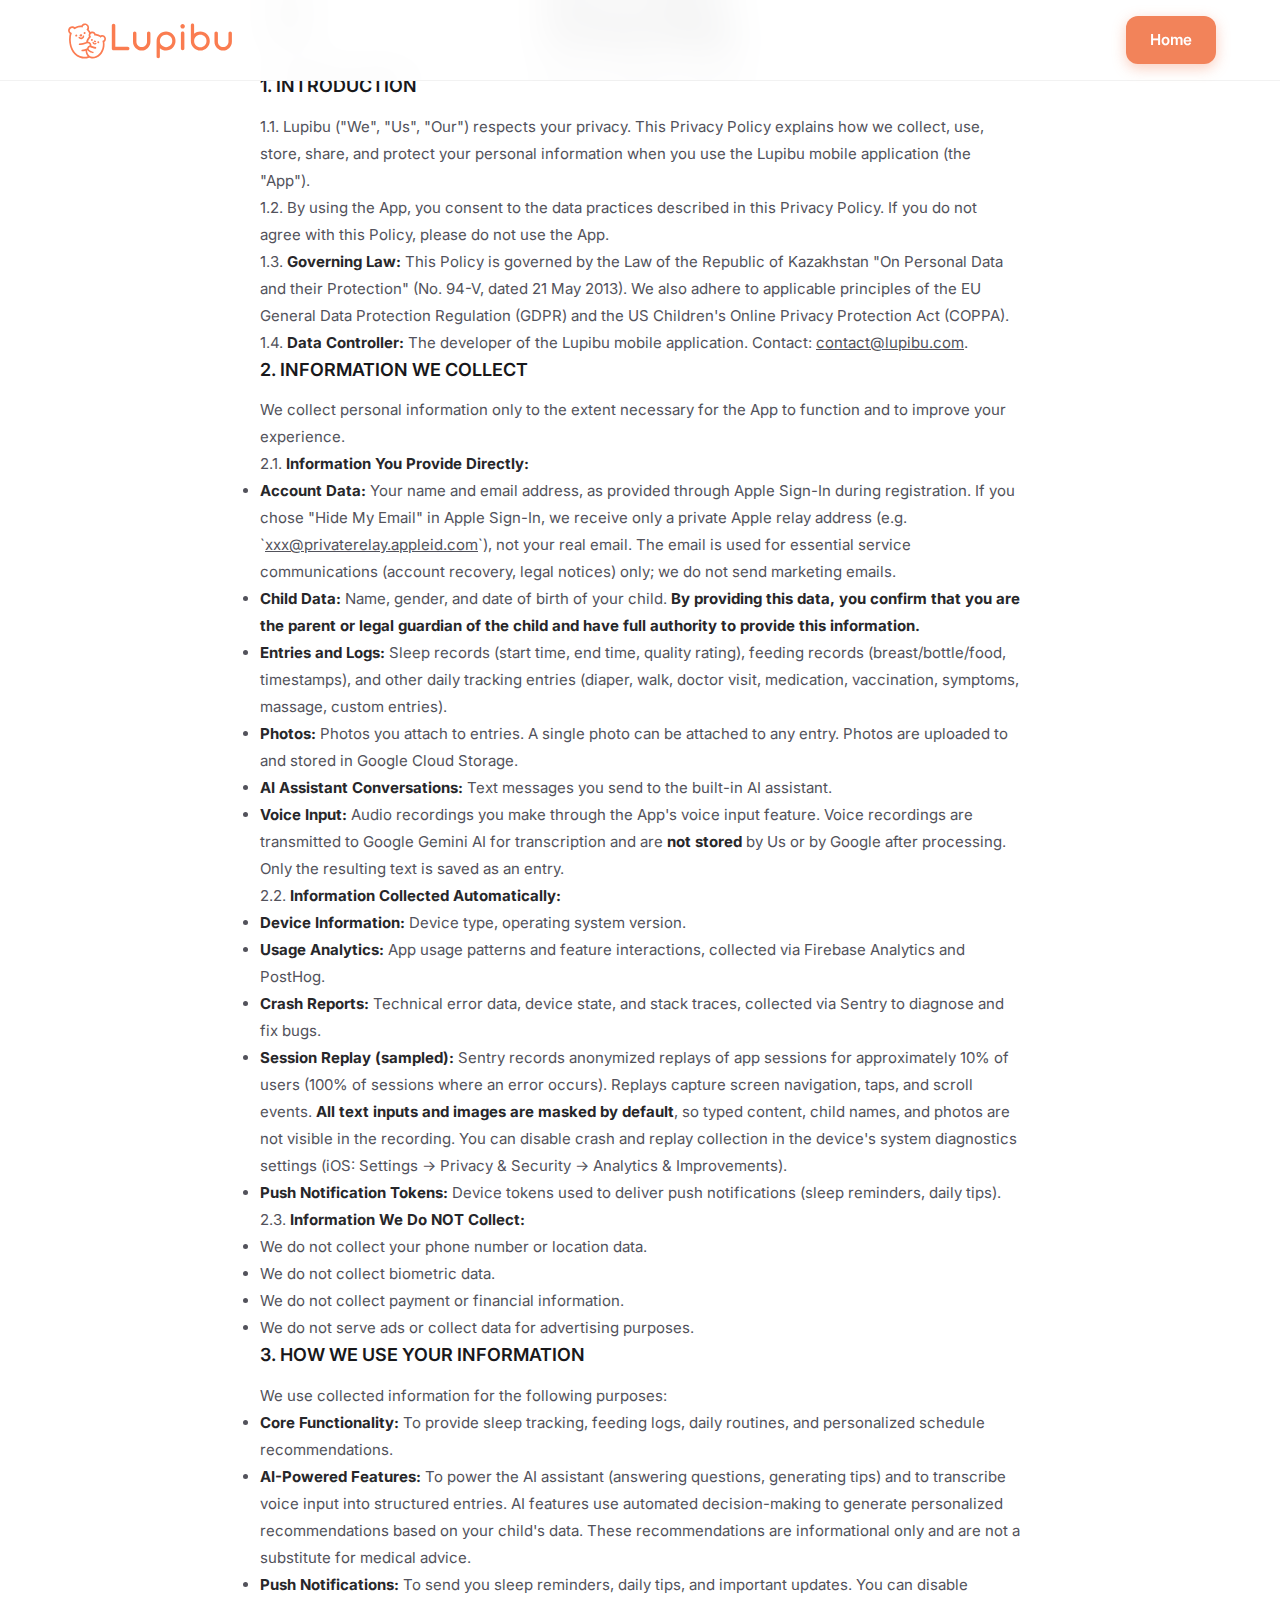
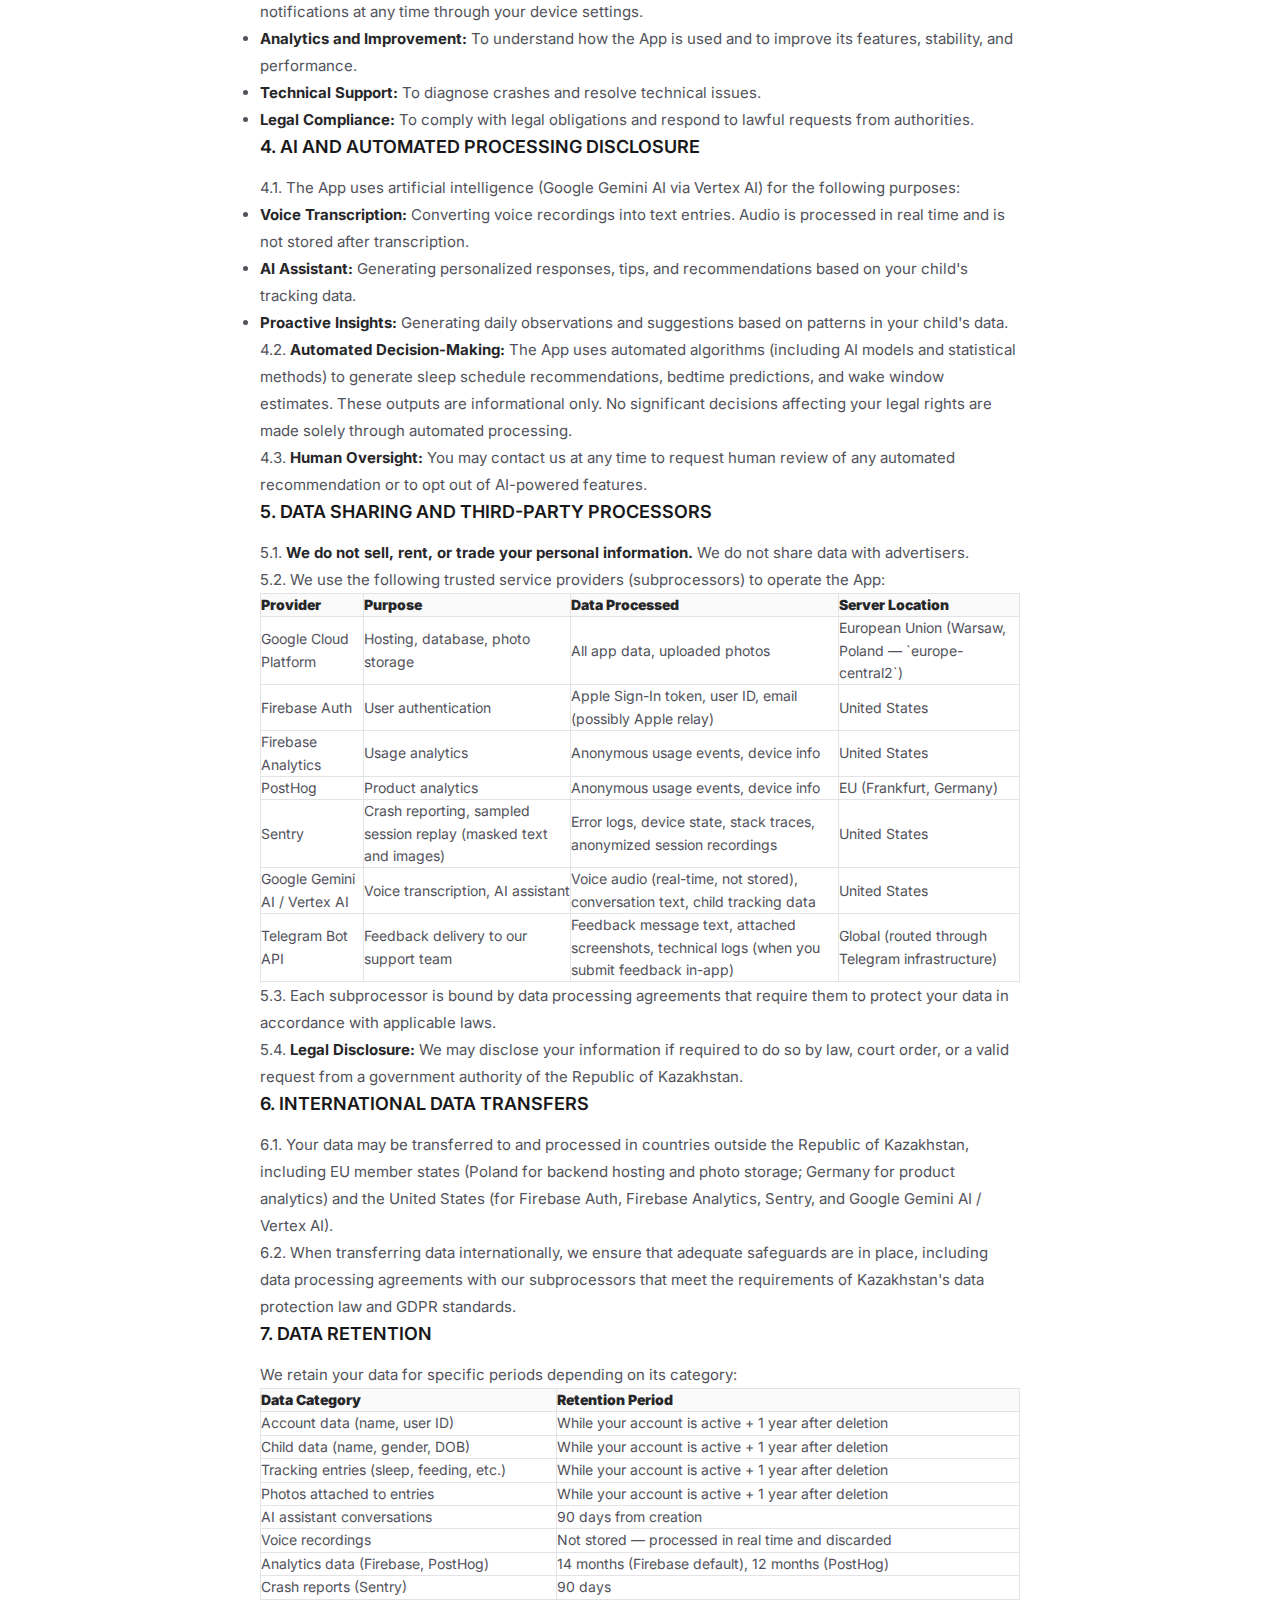
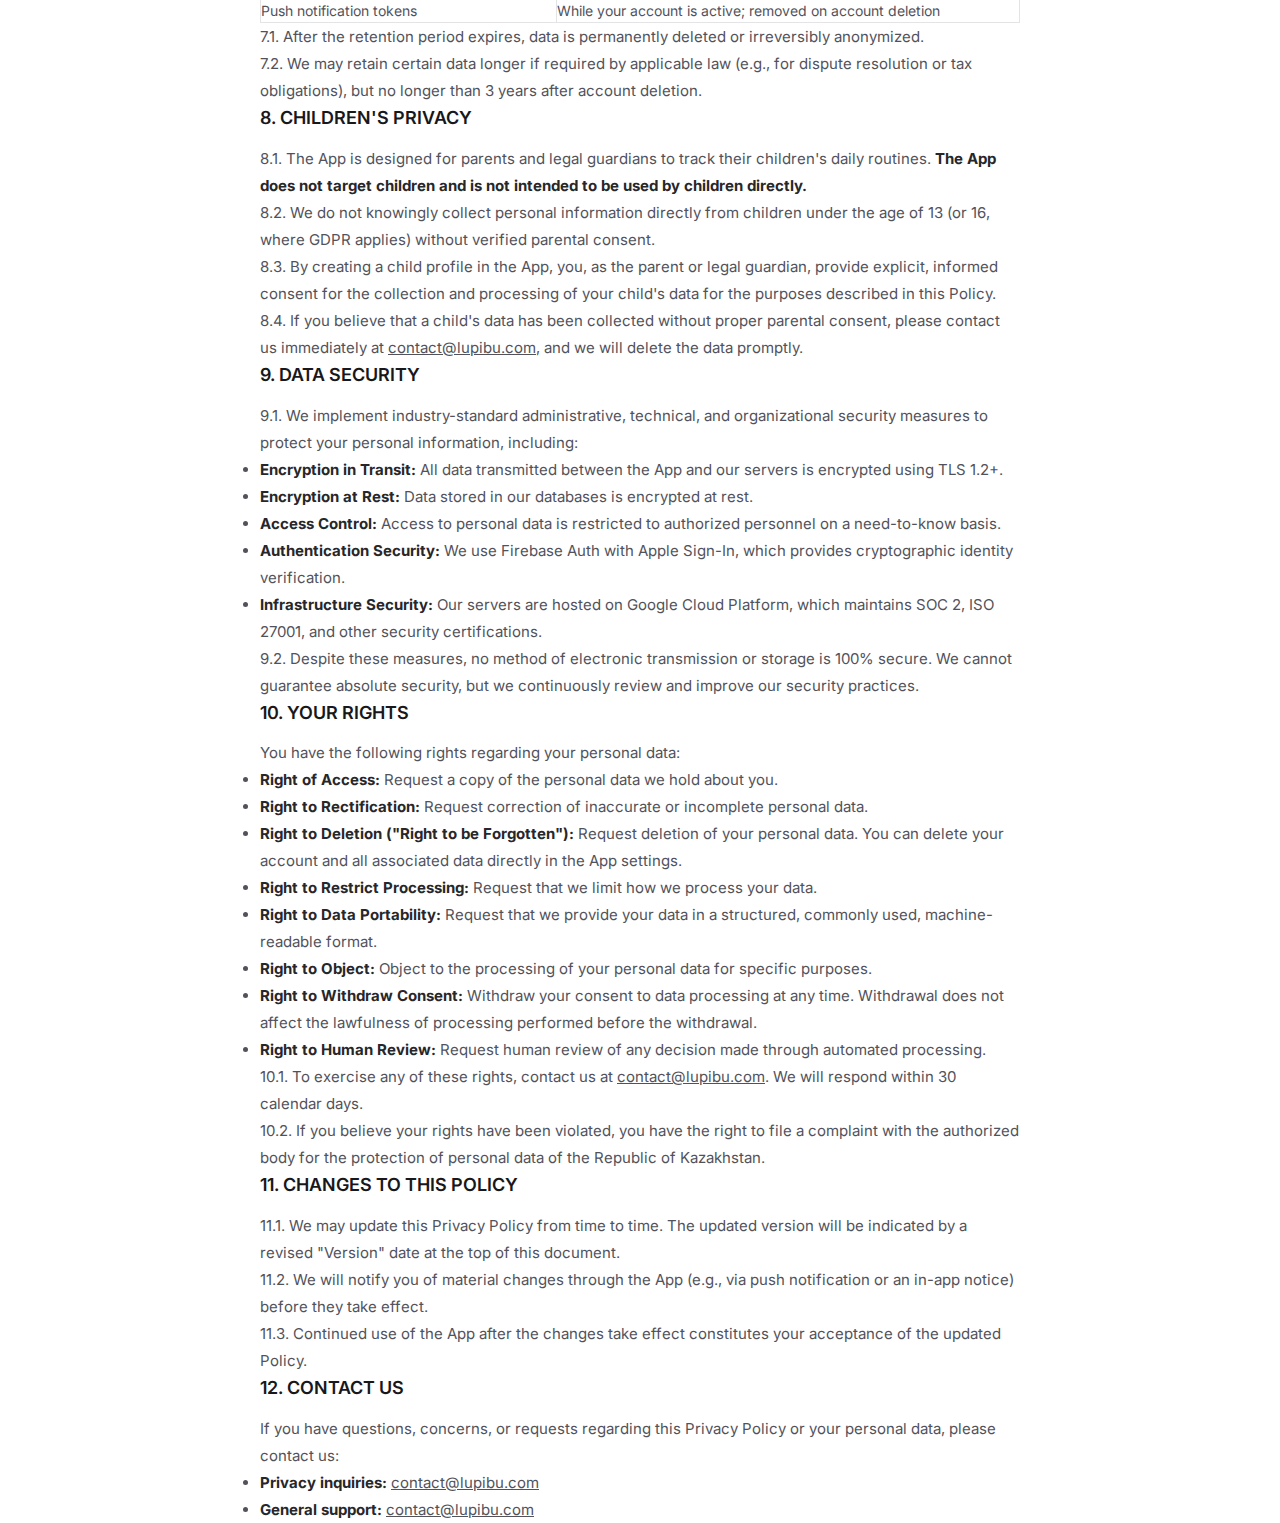
<file: legal.html>
<!DOCTYPE html>
<html lang="en">

<head>
    <meta charset="UTF-8">
    <meta name="viewport" content="width=device-width, initial-scale=1.0">
    <title>Lupibu — Legal</title>

    <link rel="preconnect" href="https://fonts.googleapis.com">
    <link rel="preconnect" href="https://fonts.gstatic.com" crossorigin>
    <link href="https://fonts.googleapis.com/css2?family=Inter:wght@400;500;600;700&display=swap" rel="stylesheet">

    <link rel="stylesheet" href="styles.css">
    <link rel="icon" type="image/png" href="assets/favicon.png">

    <style>
        .legal-page {
            padding: calc(80px + var(--space-lg)) 0 var(--space-3xl);
            min-height: 100vh;
        }

        .legal-content {
            max-width: 760px;
            margin: 0 auto;
        }

        /* Fixed header row with grid for balanced centering */
        .legal-header-row {
            display: grid;
            grid-template-columns: 64px 1fr 64px;
            align-items: center;
            margin-bottom: var(--space-sm);
        }

        .legal-header-row .legal-back {
            grid-column: 1;
            justify-self: start;
        }

        .legal-content h1 {
            grid-column: 2;
            font-size: 1.75rem;
            font-weight: 700;
            color: var(--gray-900);
            margin: 0;
            text-align: center;
        }

        .legal-version {
            text-align: center;
            font-size: 0.875rem;
            color: var(--gray-400);
            margin-bottom: var(--space-xl);
        }

        .legal-content h2 {
            font-size: 1.125rem;
            font-weight: 600;
            color: var(--gray-900);
            margin-top: var(--space-xl);
            margin-bottom: 0.75rem;
        }

        .legal-content p {
            font-size: 0.9375rem;
            line-height: 1.8;
            color: var(--gray-600);
            margin-bottom: var(--space-md);
        }

        .legal-content strong {
            color: var(--gray-800);
        }

        .legal-content ul {
            padding-left: var(--space-lg);
            margin-bottom: var(--space-md);
            list-style: disc;
        }

        .legal-content li {
            font-size: 0.9375rem;
            line-height: 1.8;
            color: var(--gray-600);
            margin-bottom: var(--space-sm);
        }

        .legal-content table {
            width: 100%;
            border-collapse: collapse;
            margin-bottom: var(--space-md);
            font-size: 0.875rem;
        }

        .legal-content th,
        .legal-content td {
            padding: var(--space-sm) var(--space-md);
            border: 1px solid var(--gray-200);
            text-align: left;
            color: var(--gray-600);
            line-height: 1.6;
        }

        .legal-content th {
            background: var(--gray-50);
            color: var(--gray-800);
            font-weight: 600;
        }

        .legal-content a {
            color: var(--brand);
            text-decoration: underline;
        }

        .legal-back {
            display: inline-flex;
            align-items: center;
            gap: var(--space-xs);
            font-size: 0.875rem;
            font-weight: 500;
            color: var(--gray-500);
            transition: var(--transition-fast);
            flex-shrink: 0;
        }

        .legal-back:hover {
            color: var(--gray-700);
        }

        .legal-back svg {
            width: 16px;
            height: 16px;
        }

        .legal-loading {
            text-align: center;
            color: var(--gray-400);
            padding: var(--space-3xl) 0;
        }

        @media (max-width: 768px) {
            .legal-header-row {
                grid-template-columns: 48px 1fr 48px;
            }

            .legal-content h1 {
                font-size: 1.25rem;
            }

            .legal-content table {
                display: block;
                overflow-x: auto;
                -webkit-overflow-scrolling: touch;
            }
        }
    </style>
</head>

<body>
    <nav class="navbar">
        <div class="container nav-container">
            <a href="index.html" class="logo">
                <img src="assets/logo-inline-primary.svg" alt="Lupibu" class="logo-img">
            </a>
            <div class="nav-right">
                <a href="index.html" class="btn btn-primary btn-nav" id="homeBtn">Home</a>
            </div>
        </div>
    </nav>

    <section class="legal-page">
        <div class="container">
            <div class="legal-content" id="legalContent"></div>
        </div>
    </section>

    <script src="legal-content.js"></script>
    <script>
    // Document titles for each type and language
    var docTitles = {
        privacy: { en: 'Privacy Policy', ru: 'Политика конфиденциальности', kk: 'Құпиялылық саясаты' },
        terms: { en: 'Terms of Use', ru: 'Пользовательское соглашение', kk: 'Пайдалану шарттары' },
        disclaimer: { en: 'Medical Disclaimer', ru: 'Медицинский отказ', kk: 'Медициналық бас тарту' },
        data_consent: { en: 'Data Consent', ru: 'Согласие на обработку данных', kk: 'Деректерді өңдеуге келісім' }
    };

    var homeLabels = { en: 'Home', ru: 'Главная', kk: 'Басты бет' };
    var backLabels = { en: 'Back', ru: 'Назад', kk: 'Артқа' };

    /**
     * Simple markdown-to-HTML converter for legal docs
     */
    function renderMarkdown(md) {
        var lines = md.split('\n');
        var html = '';
        var inList = false;
        var inTable = false;
        var tableHeader = true;

        for (var i = 0; i < lines.length; i++) {
            var line = lines[i];
            var trimmed = line.trim();

            // Skip empty lines
            if (!trimmed) {
                if (inList) { html += '</ul>'; inList = false; }
                if (inTable) { html += '</tbody></table>'; inTable = false; tableHeader = true; }
                continue;
            }

            // Table rows
            if (trimmed.startsWith('|') && trimmed.endsWith('|')) {
                // Skip separator rows (|---|---|)
                if (/^\|[\s\-|]+\|$/.test(trimmed)) continue;

                var cells = trimmed.split('|').filter(function(c) { return c.trim() !== ''; });
                cells = cells.map(function(c) { return formatInline(c.trim()); });

                if (!inTable) {
                    html += '<table>';
                    inTable = true;
                    tableHeader = true;
                }

                if (tableHeader) {
                    html += '<thead><tr>';
                    cells.forEach(function(c) { html += '<th>' + c + '</th>'; });
                    html += '</tr></thead><tbody>';
                    tableHeader = false;
                } else {
                    html += '<tr>';
                    cells.forEach(function(c) { html += '<td>' + c + '</td>'; });
                    html += '</tr>';
                }
                continue;
            }

            if (inTable && !trimmed.startsWith('|')) {
                html += '</tbody></table>';
                inTable = false;
                tableHeader = true;
            }

            // List items
            if (trimmed.startsWith('*   ') || trimmed.startsWith('* ') || trimmed.startsWith('- ')) {
                if (!inList) { html += '<ul>'; inList = true; }
                var content = trimmed.replace(/^\*\s+/, '').replace(/^-\s+/, '');
                html += '<li>' + formatInline(content) + '</li>';
                continue;
            }

            if (inList && !trimmed.startsWith('*') && !trimmed.startsWith('-')) {
                html += '</ul>';
                inList = false;
            }

            // Skip the main title line (it becomes the header)
            if (i <= 2 && /^[A-ZА-ЯӘІҢҒҮҰҚӨҺa-zа-яәіңғүұқөһ\s]+$/.test(trimmed) && trimmed === trimmed.toUpperCase()) {
                continue;
            }

            // Version line
            if (/^(Version|Версия|Нұсқа)/i.test(trimmed)) {
                html += '<p class="legal-version">' + formatInline(trimmed) + '</p>';
                continue;
            }

            // Section headers (numbered: "1. TITLE" or "1.1. Text")
            if (/^\d+\.\s+[A-ZА-ЯӘІҢҒҮҰҚӨҺa-zа-яәіңғүұқөһ]/.test(trimmed) && !/^\d+\.\d+/.test(trimmed)) {
                html += '<h2>' + formatInline(trimmed) + '</h2>';
                continue;
            }

            // Regular paragraph
            html += '<p>' + formatInline(trimmed) + '</p>';
        }

        if (inList) html += '</ul>';
        if (inTable) html += '</tbody></table>';

        return html;
    }

    /**
     * Format inline markdown (bold, links)
     */
    function formatInline(text) {
        // Bold: **text**
        text = text.replace(/\*\*([^*]+)\*\*/g, '<strong>$1</strong>');
        // Links: [text](url)
        text = text.replace(/\[([^\]]+)\]\(([^)]+)\)/g, '<a href="$2">$1</a>');
        // Email links
        text = text.replace(/([a-zA-Z0-9._%+-]+@[a-zA-Z0-9.-]+\.[a-zA-Z]{2,})/g, function(match) {
            if (text.indexOf('href="mailto:' + match) !== -1) return match;
            return '<a href="mailto:' + match + '">' + match + '</a>';
        });
        return text;
    }

    /**
     * Initialize the legal page
     */
    (function () {
        var params = new URLSearchParams(window.location.search);
        var doc = params.get('doc') || 'privacy';
        var lang = params.get('lang') || (localStorage.getItem && localStorage.getItem('lupibu-lang')) || 'en';
        var validDocs = ['privacy', 'terms', 'disclaimer', 'data_consent'];
        var validLangs = ['en', 'ru', 'kk'];

        var d = validDocs.indexOf(doc) !== -1 ? doc : 'privacy';
        var l = validLangs.indexOf(lang) !== -1 ? lang : 'en';

        // Set page language
        document.documentElement.lang = l;

        // Translate Home button
        var homeBtn = document.getElementById('homeBtn');
        if (homeBtn) homeBtn.textContent = homeLabels[l] || 'Home';

        // Build the header with back button
        var content = document.getElementById('legalContent');
        var title = (docTitles[d] && docTitles[d][l]) || 'Legal';
        var backText = backLabels[l] || 'Back';

        // Check if we came from the app (referrer-based or no referrer means likely in-app browser)
        var backHref = 'index.html';
        if (document.referrer && document.referrer.indexOf('lupibu.com') === -1 && document.referrer.indexOf('localhost') === -1) {
            // Came from app — back button should use history
            backHref = 'javascript:history.back()';
        }

        var headerHtml = '<div class="legal-header-row">' +
            '<a href="' + backHref + '" class="legal-back">' +
                '<svg viewBox="0 0 24 24" fill="none" stroke="currentColor" stroke-width="2"><polyline points="15 18 9 12 15 6"/></svg>' +
                backText +
            '</a>' +
            '<h1>' + title + '</h1>' +
        '</div>';

        document.title = 'Lupibu — ' + title;

        // Render from inlined markdown (legal-content.js)
        var key = d + '_' + l;
        if (docs && docs[key]) {
            content.innerHTML = headerHtml + '<div id="legalBody">' + renderMarkdown(docs[key]) + '</div>';
        } else {
            content.innerHTML = headerHtml + '<p style="text-align:center;color:#999;padding:2rem 0">Document not found.</p>';
        }
    })();
    </script>
</body>

</html>
</file>
<file: styles.css>
/* ========================================
   LUPIBU LANDING PAGE - PREMIUM STYLES
   ======================================== */

/* CSS Variables */
:root {
    /* Brand Colors */
    --primary: #F2835A;
    --primary-dark: #E06A40;
    --primary-light: #FFAD8F;
    --primary-bg: #FFF8F5;

    /* Neutrals */
    --white: #FFFFFF;
    --gray-50: #FAFAFA;
    --gray-100: #F4F4F5;
    --gray-200: #E4E4E7;
    --gray-300: #D4D4D8;
    --gray-400: #A1A1AA;
    --gray-500: #71717A;
    --gray-600: #52525B;
    --gray-700: #3F3F46;
    --gray-800: #27272A;
    --gray-900: #18181B;

    /* Accents */
    --success: #22C55E;
    --warning: #F59E0B;
    --error: #EF4444;

    /* Typography */
    --font-family: 'Inter', -apple-system, BlinkMacSystemFont, 'Segoe UI', Roboto, sans-serif;

    /* Spacing */
    --space-1: 0.25rem;
    --space-2: 0.5rem;
    --space-3: 0.75rem;
    --space-4: 1rem;
    --space-5: 1.25rem;
    --space-6: 1.5rem;
    --space-8: 2rem;
    --space-10: 2.5rem;
    --space-12: 3rem;
    --space-16: 4rem;
    --space-20: 5rem;
    --space-24: 6rem;

    /* Border Radius */
    --radius-sm: 0.375rem;
    --radius-md: 0.5rem;
    --radius-lg: 0.75rem;
    --radius-xl: 1rem;
    --radius-2xl: 1.5rem;
    --radius-full: 9999px;

    /* Shadows */
    --shadow-sm: 0 1px 2px 0 rgb(0 0 0 / 0.05);
    --shadow-md: 0 4px 6px -1px rgb(0 0 0 / 0.1), 0 2px 4px -2px rgb(0 0 0 / 0.1);
    --shadow-lg: 0 10px 15px -3px rgb(0 0 0 / 0.1), 0 4px 6px -4px rgb(0 0 0 / 0.1);
    --shadow-xl: 0 20px 25px -5px rgb(0 0 0 / 0.1), 0 8px 10px -6px rgb(0 0 0 / 0.1);
    --shadow-2xl: 0 25px 50px -12px rgb(0 0 0 / 0.25);
    --shadow-glow: 0 0 40px rgba(242, 131, 90, 0.3);

    /* Transitions */
    --transition-fast: 150ms cubic-bezier(0.4, 0, 0.2, 1);
    --transition-base: 200ms cubic-bezier(0.4, 0, 0.2, 1);
    --transition-slow: 300ms cubic-bezier(0.4, 0, 0.2, 1);
    --transition-bounce: 500ms cubic-bezier(0.34, 1.56, 0.64, 1);
}

/* Reset & Base */
*,
*::before,
*::after {
    box-sizing: border-box;
    margin: 0;
    padding: 0;
}

html {
    scroll-behavior: smooth;
    -webkit-font-smoothing: antialiased;
    -moz-osx-font-smoothing: grayscale;
}

body {
    font-family: var(--font-family);
    font-size: 1rem;
    line-height: 1.6;
    color: var(--gray-800);
    background-color: var(--white);
    overflow-x: hidden;
}

img {
    max-width: 100%;
    height: auto;
    display: block;
}

a {
    color: inherit;
    text-decoration: none;
}

ul {
    list-style: none;
}

/* Container */
.container {
    width: 100%;
    max-width: 1200px;
    margin: 0 auto;
    padding: 0 var(--space-6);
}

/* ========================================
   NAVIGATION
   ======================================== */
.navbar {
    position: fixed;
    top: 0;
    left: 0;
    right: 0;
    z-index: 1000;
    padding: var(--space-4) 0;
    background: rgba(255, 255, 255, 0.8);
    backdrop-filter: blur(20px);
    -webkit-backdrop-filter: blur(20px);
    border-bottom: 1px solid rgba(0, 0, 0, 0.05);
    transition: var(--transition-base);
}

.nav-container {
    display: flex;
    align-items: center;
    justify-content: space-between;
}

.logo {
    display: flex;
    align-items: center;
}

.logo-img {
    height: 44px;
    width: auto;
}

.nav-links {
    display: flex;
    align-items: center;
    gap: var(--space-8);
}

.nav-links a {
    font-size: 0.9375rem;
    font-weight: 500;
    color: var(--gray-600);
    transition: var(--transition-fast);
}

.nav-links a:hover {
    color: var(--primary);
}

.nav-right {
    display: flex;
    align-items: center;
    gap: var(--space-4);
}

.btn-nav {
    padding: var(--space-2) var(--space-5);
    font-size: 0.875rem;
}

/* Language Switcher */
.lang-switcher {
    position: relative;
}

.lang-toggle {
    display: flex;
    align-items: center;
    gap: var(--space-1);
    padding: var(--space-2) var(--space-3);
    background: var(--gray-100);
    border: 1px solid var(--gray-200);
    border-radius: var(--radius-lg);
    cursor: pointer;
    font-family: var(--font-family);
    font-size: 0.8125rem;
    font-weight: 600;
    color: var(--gray-700);
    transition: var(--transition-fast);
}

.lang-toggle:hover {
    background: var(--gray-200);
}

.lang-icon {
    width: 16px;
    height: 16px;
}

.lang-chevron {
    width: 14px;
    height: 14px;
    transition: var(--transition-fast);
}

.lang-switcher.open .lang-chevron {
    transform: rotate(180deg);
}

.lang-dropdown {
    position: absolute;
    top: calc(100% + 8px);
    right: 0;
    background: var(--white);
    border: 1px solid var(--gray-200);
    border-radius: var(--radius-lg);
    box-shadow: var(--shadow-lg);
    overflow: hidden;
    opacity: 0;
    visibility: hidden;
    transform: translateY(-8px);
    transition: var(--transition-fast);
    z-index: 100;
    min-width: 160px;
}

.lang-switcher.open .lang-dropdown {
    opacity: 1;
    visibility: visible;
    transform: translateY(0);
}

.lang-option {
    display: flex;
    align-items: center;
    gap: var(--space-3);
    width: 100%;
    padding: var(--space-3) var(--space-4);
    background: none;
    border: none;
    cursor: pointer;
    font-family: var(--font-family);
    font-size: 0.875rem;
    color: var(--gray-700);
    transition: var(--transition-fast);
    text-align: left;
}

.lang-option:hover {
    background: var(--gray-50);
}

.lang-option.active {
    background: var(--primary-bg);
    color: var(--primary);
}

.lang-option-code {
    font-weight: 700;
    font-size: 0.75rem;
    width: 24px;
}

.lang-option-name {
    font-weight: 500;
}

.mobile-menu-btn {
    display: none;
    flex-direction: column;
    gap: 5px;
    background: none;
    border: none;
    cursor: pointer;
    padding: var(--space-2);
}

.mobile-menu-btn span {
    display: block;
    width: 24px;
    height: 2px;
    background: var(--gray-700);
    border-radius: 2px;
    transition: var(--transition-fast);
}

/* ========================================
   BUTTONS
   ======================================== */
.btn {
    display: inline-flex;
    align-items: center;
    justify-content: center;
    gap: var(--space-2);
    padding: var(--space-3) var(--space-6);
    font-family: var(--font-family);
    font-size: 0.9375rem;
    font-weight: 600;
    border-radius: var(--radius-lg);
    border: none;
    cursor: pointer;
    transition: var(--transition-base);
    white-space: nowrap;
}

.btn-icon {
    width: 20px;
    height: 20px;
}

.btn-primary {
    background: var(--primary);
    color: var(--white);
    box-shadow: 0 4px 14px 0 rgba(242, 131, 90, 0.4);
}

.btn-primary:hover {
    background: var(--primary-dark);
    transform: translateY(-2px);
    box-shadow: 0 6px 20px 0 rgba(242, 131, 90, 0.5);
}

.btn-secondary {
    background: var(--white);
    color: var(--gray-800);
    border: 1px solid var(--gray-200);
}

.btn-secondary:hover {
    border-color: var(--gray-300);
    background: var(--gray-50);
    transform: translateY(-2px);
}

.btn-white {
    background: var(--white);
    color: var(--primary);
}

.btn-white:hover {
    background: var(--gray-50);
    transform: translateY(-2px);
}

.btn-white-outline {
    background: transparent;
    color: var(--white);
    border: 2px solid rgba(255, 255, 255, 0.4);
}

.btn-white-outline:hover {
    background: rgba(255, 255, 255, 0.1);
    border-color: rgba(255, 255, 255, 0.6);
    transform: translateY(-2px);
}

.btn-lg {
    padding: var(--space-4) var(--space-8);
    font-size: 1rem;
    border-radius: var(--radius-xl);
}

.btn-text-group {
    display: flex;
    flex-direction: column;
    align-items: flex-start;
    text-align: left;
    line-height: 1.2;
}

.btn-label {
    font-size: 0.625rem;
    font-weight: 500;
    text-transform: uppercase;
    letter-spacing: 0.05em;
    opacity: 0.9;
}

.btn-store {
    font-size: 1.125rem;
    font-weight: 700;
}

/* ========================================
   HERO SECTION
   ======================================== */
.hero {
    position: relative;
    min-height: 100vh;
    display: flex;
    align-items: center;
    padding: calc(80px + var(--space-8)) 0 var(--space-10);
    overflow: hidden;
    background: linear-gradient(135deg, var(--primary-bg) 0%, var(--white) 50%, #FFF5EE 100%);
}

.hero-bg-shapes {
    position: absolute;
    inset: 0;
    pointer-events: none;
    overflow: hidden;
}

.shape {
    position: absolute;
    border-radius: 50%;
    opacity: 0.5;
}

.shape-1 {
    width: 600px;
    height: 600px;
    background: radial-gradient(circle, rgba(242, 131, 90, 0.15) 0%, transparent 70%);
    top: -200px;
    right: -200px;
    animation: float 20s ease-in-out infinite;
}

.shape-2 {
    width: 400px;
    height: 400px;
    background: radial-gradient(circle, rgba(242, 131, 90, 0.1) 0%, transparent 70%);
    bottom: -100px;
    left: -100px;
    animation: float 25s ease-in-out infinite reverse;
}

.shape-3 {
    width: 300px;
    height: 300px;
    background: radial-gradient(circle, rgba(255, 173, 143, 0.2) 0%, transparent 70%);
    top: 40%;
    left: 30%;
    animation: float 15s ease-in-out infinite;
}

@keyframes float {

    0%,
    100% {
        transform: translate(0, 0) scale(1);
    }

    25% {
        transform: translate(20px, -20px) scale(1.05);
    }

    50% {
        transform: translate(-10px, 10px) scale(0.95);
    }

    75% {
        transform: translate(15px, 15px) scale(1.02);
    }
}

.hero-container {
    display: grid;
    grid-template-columns: 1fr 1fr;
    gap: var(--space-10);
    align-items: center;
}

.hero-content {
    position: relative;
    z-index: 1;
}

.hero-badge {
    display: inline-flex;
    align-items: center;
    gap: var(--space-2);
    padding: var(--space-2) var(--space-4);
    background: var(--white);
    border: 1px solid var(--gray-200);
    border-radius: var(--radius-full);
    font-size: 0.875rem;
    font-weight: 500;
    color: var(--gray-700);
    margin-bottom: var(--space-6);
    box-shadow: var(--shadow-sm);
    animation: fadeInUp 0.6s ease-out;
}

.badge-icon {
    font-size: 1rem;
}

.hero-title {
    font-size: clamp(2.5rem, 5vw, 4rem);
    font-weight: 800;
    line-height: 1.1;
    color: var(--gray-900);
    margin-bottom: var(--space-6);
}

.hero-title-sm {
    font-size: 0.6em;
    font-weight: 600;
    display: block;
    line-height: 1;
    margin-bottom: 0.1em;
    animation: fadeInUp 0.6s ease-out 0.1s both;
}

.gradient-text {
    background: linear-gradient(135deg, var(--primary) 0%, var(--primary-dark) 100%);
    -webkit-background-clip: text;
    -webkit-text-fill-color: transparent;
    background-clip: text;
}

.hero-subtitle {
    font-size: 1.125rem;
    color: var(--gray-600);
    line-height: 1.7;
    max-width: 500px;
    margin-bottom: var(--space-6);
    animation: fadeInUp 0.6s ease-out 0.2s both;
}

.hero-cta {
    display: flex;
    gap: var(--space-4);
    margin-bottom: var(--space-6);
    animation: fadeInUp 0.6s ease-out 0.3s both;
}

.hero-stats {
    display: flex;
    align-items: center;
    gap: var(--space-8);
    animation: fadeInUp 0.6s ease-out 0.4s both;
}

.stat {
    display: flex;
    flex-direction: column;
}

.stat-value {
    font-size: 1.5rem;
    font-weight: 700;
    color: var(--gray-900);
}

.stat-label {
    font-size: 0.875rem;
    color: var(--gray-500);
}

.stat-divider {
    width: 1px;
    height: 40px;
    background: var(--gray-200);
}

.hero-visual {
    position: relative;
    display: flex;
    justify-content: center;
    animation: fadeInUp 0.8s ease-out 0.3s both;
}

.phone-mockup {
    position: relative;
}

.phone-frame {
    width: 280px;
    height: 580px;
    background: var(--gray-900);
    border-radius: 40px;
    padding: 12px;
    box-shadow: var(--shadow-2xl);
    position: relative;
    overflow: hidden;
}

.phone-frame::before {
    content: '';
    position: absolute;
    top: 12px;
    left: 50%;
    transform: translateX(-50%);
    width: 80px;
    height: 24px;
    background: var(--gray-800);
    border-radius: 20px;
    z-index: 10;
}

.phone-screen {
    width: 100%;
    height: 100%;
    background: var(--white);
    border-radius: 30px;
    overflow: hidden;
    position: relative;
}

/* Screenshot Carousel */
.screenshot-carousel {
    width: 100%;
    height: 100%;
    position: relative;
}

.screenshot {
    position: absolute;
    inset: 0;
    width: 100%;
    height: 100%;
    object-fit: cover;
    object-position: top;
    opacity: 0;
    transition: opacity 0.6s ease-in-out;
}

.screenshot.active {
    opacity: 1;
}

.carousel-dots {
    display: flex;
    justify-content: center;
    gap: 6px;
    margin-top: var(--space-4);
}

.carousel-dot {
    width: 6px;
    height: 6px;
    border-radius: 50%;
    background: rgba(0, 0, 0, 0.2);
    transition: var(--transition-fast);
    cursor: pointer;
}

.carousel-dot.active {
    background: var(--primary);
    width: 18px;
    border-radius: 3px;
}

.phone-glow {
    position: absolute;
    inset: -40px;
    background: radial-gradient(circle at center, rgba(242, 131, 90, 0.3) 0%, transparent 60%);
    z-index: -1;
    filter: blur(40px);
}

@keyframes fadeInUp {
    from {
        opacity: 0;
        transform: translateY(30px);
    }

    to {
        opacity: 1;
        transform: translateY(0);
    }
}

/* ========================================
   FEATURES SECTION
   ======================================== */
.features {
    padding: var(--space-16) 0;
    background: var(--white);
}

.section-header {
    text-align: center;
    max-width: 600px;
    margin: 0 auto var(--space-10);
}

.section-label {
    display: inline-block;
    padding: var(--space-1) var(--space-3);
    background: var(--primary-bg);
    color: var(--primary);
    font-size: 0.875rem;
    font-weight: 600;
    border-radius: var(--radius-full);
    margin-bottom: var(--space-4);
}

.section-title {
    font-size: clamp(2rem, 4vw, 2.75rem);
    font-weight: 700;
    color: var(--gray-900);
    line-height: 1.2;
    margin-bottom: var(--space-4);
}

.section-subtitle {
    font-size: 1.125rem;
    color: var(--gray-500);
}

.features-grid {
    display: grid;
    grid-template-columns: repeat(3, 1fr);
    gap: var(--space-6);
}

.feature-card {
    background: var(--white);
    border: 1px solid var(--gray-200);
    border-radius: var(--radius-2xl);
    padding: var(--space-8);
    transition: var(--transition-base);
    position: relative;
}

.feature-card:hover {
    border-color: var(--gray-300);
    box-shadow: var(--shadow-lg);
    transform: translateY(-4px);
}

.feature-card-large {
    grid-column: 1 / -1;
    background: linear-gradient(135deg, var(--primary-bg) 0%, #FFF5EE 100%);
    border-color: rgba(242, 131, 90, 0.2);
    text-align: center;
    max-width: 560px;
    justify-self: center;
    width: 100%;
}

.feature-card-large .feature-icon {
    margin: 0 auto;
}

.feature-card-large:hover {
    border-color: rgba(242, 131, 90, 0.4);
}


.feature-icon {
    width: 48px;
    height: 48px;
    display: flex;
    align-items: center;
    justify-content: center;
    background: var(--gray-100);
    border-radius: var(--radius-lg);
    margin-bottom: var(--space-5);
    color: var(--gray-600);
}

.feature-icon svg {
    width: 24px;
    height: 24px;
}

.feature-icon-primary {
    background: var(--primary);
    color: var(--white);
}

.feature-title {
    font-size: 1.125rem;
    font-weight: 600;
    color: var(--gray-900);
    margin-bottom: var(--space-2);
}

.feature-desc {
    font-size: 0.9375rem;
    color: var(--gray-500);
    line-height: 1.6;
}

.feature-tag {
    display: inline-block;
    margin-top: var(--space-4);
    padding: var(--space-1) var(--space-3);
    background: var(--primary);
    color: var(--white);
    font-size: 0.75rem;
    font-weight: 600;
    border-radius: var(--radius-full);
}

/* ========================================
   HOW IT WORKS
   ======================================== */
.how-it-works {
    padding: var(--space-16) 0;
    background: var(--gray-50);
}

.steps {
    display: flex;
    align-items: flex-start;
    justify-content: center;
    gap: var(--space-4);
    max-width: 900px;
    margin: 0 auto;
}

.step {
    flex: 1;
    text-align: center;
    max-width: 250px;
}

.step-number {
    width: 60px;
    height: 60px;
    display: flex;
    align-items: center;
    justify-content: center;
    background: var(--primary);
    color: var(--white);
    font-size: 1.5rem;
    font-weight: 700;
    border-radius: 50%;
    margin: 0 auto var(--space-6);
    box-shadow: 0 8px 24px rgba(242, 131, 90, 0.35);
}

.step-content h3 {
    font-size: 1.125rem;
    font-weight: 600;
    color: var(--gray-900);
    margin-bottom: var(--space-2);
}

.step-content p {
    font-size: 0.9375rem;
    color: var(--gray-500);
}

.step-connector {
    flex: 0 0 60px;
    height: 2px;
    background: linear-gradient(90deg, var(--primary) 0%, var(--primary-light) 100%);
    margin-top: 30px;
    border-radius: 2px;
}

/* ========================================
   TESTIMONIALS
   ======================================== */
.testimonials {
    padding: var(--space-16) 0;
    background: var(--white);
}

.testimonials-grid {
    display: grid;
    grid-template-columns: repeat(3, 1fr);
    gap: var(--space-6);
}

.testimonial-card {
    background: var(--white);
    border: 1px solid var(--gray-200);
    border-radius: var(--radius-2xl);
    padding: var(--space-8);
    transition: var(--transition-base);
}

.testimonial-card:hover {
    box-shadow: var(--shadow-lg);
    transform: translateY(-4px);
}

.testimonial-stars {
    color: #FBBF24;
    font-size: 1.125rem;
    letter-spacing: 2px;
    margin-bottom: var(--space-4);
}

.testimonial-text {
    font-size: 1rem;
    color: var(--gray-700);
    line-height: 1.7;
    margin-bottom: var(--space-6);
}

.testimonial-author {
    display: flex;
    align-items: center;
    gap: var(--space-3);
}

.author-avatar {
    width: 44px;
    height: 44px;
    display: flex;
    align-items: center;
    justify-content: center;
    background: var(--primary-bg);
    color: var(--primary);
    font-weight: 600;
    border-radius: 50%;
}

.author-info {
    display: flex;
    flex-direction: column;
}

.author-name {
    font-weight: 600;
    color: var(--gray-900);
    font-size: 0.9375rem;
}

.author-role {
    font-size: 0.8125rem;
    color: var(--gray-500);
}

/* ========================================
   DOWNLOAD CTA
   ======================================== */
.download-cta {
    padding: var(--space-16) 0;
    background: var(--gray-50);
}

.cta-card {
    background: linear-gradient(135deg, var(--primary) 0%, var(--primary-dark) 100%);
    border-radius: var(--radius-2xl);
    padding: var(--space-12) var(--space-8);
    text-align: center;
    position: relative;
    overflow: hidden;
}

.cta-card::before {
    content: '';
    position: absolute;
    width: 400px;
    height: 400px;
    background: radial-gradient(circle, rgba(255, 255, 255, 0.1) 0%, transparent 70%);
    top: -200px;
    right: -100px;
    border-radius: 50%;
}

.cta-card::after {
    content: '';
    position: absolute;
    width: 300px;
    height: 300px;
    background: radial-gradient(circle, rgba(255, 255, 255, 0.08) 0%, transparent 70%);
    bottom: -150px;
    left: -50px;
    border-radius: 50%;
}

.cta-content {
    position: relative;
    z-index: 1;
}

.cta-logo {
    height: 120px;
    width: auto;
    margin: 0 auto var(--space-6);
    filter: brightness(0) invert(1);
}

.cta-title {
    font-size: clamp(1.75rem, 4vw, 2.5rem);
    font-weight: 700;
    color: var(--white);
    margin-bottom: var(--space-3);
}

.cta-subtitle {
    font-size: 1.125rem;
    color: rgba(255, 255, 255, 0.85);
    margin-bottom: var(--space-8);
}

.cta-buttons {
    display: flex;
    justify-content: center;
    gap: var(--space-4);
    flex-wrap: wrap;
}

/* ========================================
   CONTACT SECTION
   ======================================== */
.contact {
    padding: var(--space-16) 0;
    background: var(--white);
}

.contact-form {
    max-width: 640px;
    margin: 0 auto;
}

.form-row {
    display: grid;
    grid-template-columns: 1fr 1fr;
    gap: var(--space-4);
}

.form-group {
    margin-bottom: var(--space-5);
}

.form-group label {
    display: block;
    font-size: 0.875rem;
    font-weight: 600;
    color: var(--gray-700);
    margin-bottom: var(--space-2);
}

.form-group input,
.form-group textarea {
    width: 100%;
    padding: var(--space-3) var(--space-4);
    font-family: var(--font-family);
    font-size: 0.9375rem;
    color: var(--gray-800);
    background: var(--gray-50);
    border: 1px solid var(--gray-200);
    border-radius: var(--radius-lg);
    transition: var(--transition-fast);
    outline: none;
}

.form-group input::placeholder,
.form-group textarea::placeholder {
    color: var(--gray-400);
}

.form-group input:focus,
.form-group textarea:focus {
    border-color: var(--primary);
    background: var(--white);
    box-shadow: 0 0 0 3px rgba(242, 131, 90, 0.1);
}

.form-group textarea {
    resize: vertical;
    min-height: 120px;
}

.contact-submit {
    width: 100%;
    gap: var(--space-3);
}

/* ========================================
   FOOTER
   ======================================== */
.footer {
    padding: var(--space-12) 0 var(--space-8);
    background: var(--gray-900);
    color: var(--gray-400);
}

.footer-content {
    display: grid;
    grid-template-columns: 1fr 2fr;
    gap: var(--space-10);
    padding-bottom: var(--space-8);
    border-bottom: 1px solid var(--gray-800);
}

.footer-brand {
    max-width: 280px;
}

.footer-logo {
    height: 32px;
    width: auto;
    margin-bottom: var(--space-4);
    filter: brightness(0) invert(1);
}

.footer-tagline {
    font-size: 0.9375rem;
    color: var(--gray-500);
}

.footer-links {
    display: grid;
    grid-template-columns: repeat(2, 1fr);
    gap: var(--space-8);
}

.footer-col h4 {
    color: var(--white);
    font-size: 0.875rem;
    font-weight: 600;
    margin-bottom: var(--space-4);
    text-transform: uppercase;
    letter-spacing: 0.05em;
}

.footer-col a {
    display: block;
    font-size: 0.9375rem;
    color: var(--gray-400);
    padding: var(--space-2) 0;
    transition: var(--transition-fast);
}

.footer-col a:hover {
    color: var(--white);
}

.footer-bottom {
    display: flex;
    justify-content: space-between;
    align-items: center;
    padding-top: var(--space-8);
}

.footer-bottom p {
    font-size: 0.875rem;
}

.social-links {
    display: flex;
    gap: var(--space-4);
}

.social-links a {
    width: 40px;
    height: 40px;
    display: flex;
    align-items: center;
    justify-content: center;
    background: var(--gray-800);
    border-radius: var(--radius-lg);
    color: var(--gray-400);
    transition: var(--transition-fast);
}

.social-links a:hover {
    background: var(--primary);
    color: var(--white);
}

.social-links svg {
    width: 18px;
    height: 18px;
}

/* ========================================
   RESPONSIVE
   ======================================== */
@media (max-width: 1024px) {
    .features-grid {
        grid-template-columns: repeat(2, 1fr);
    }

    .feature-card-large {
        grid-column: 1 / -1;
    }

}

@media (max-width: 768px) {
    .nav-links {
        display: none;
    }

    .nav-right .btn-nav {
        display: none;
    }

    .mobile-menu-btn {
        display: flex;
    }

    .hero-container {
        grid-template-columns: 1fr;
        text-align: center;
        gap: var(--space-12);
    }

    .hero-subtitle {
        margin-left: auto;
        margin-right: auto;
    }

    .hero-cta {
        justify-content: center;
        flex-wrap: wrap;
    }

    .hero-stats {
        justify-content: center;
    }

    .hero-visual {
        order: -1;
    }

    .phone-frame {
        width: 240px;
        height: 500px;
    }

    .features-grid {
        grid-template-columns: 1fr;
    }

    .feature-card-large {
        grid-column: span 1;
        max-width: none;
    }

    .feature-card:not(.feature-card-large) {
        display: grid;
        grid-template-columns: 48px 1fr;
        grid-template-rows: auto auto;
        column-gap: var(--space-4);
        align-items: start;
    }

    .feature-card:not(.feature-card-large) .feature-icon {
        grid-row: 1 / 3;
        margin-bottom: 0;
    }

    .feature-card:not(.feature-card-large) .feature-title {
        align-self: end;
        margin-bottom: 0;
    }

    .feature-card:not(.feature-card-large) .feature-desc {
        grid-column: 2;
        align-self: start;
        margin-top: var(--space-1);
    }

    .steps {
        flex-direction: column;
        align-items: center;
    }

    .step-connector {
        width: 2px;
        height: 40px;
        margin: 0;
        background: linear-gradient(180deg, var(--primary) 0%, var(--primary-light) 100%);
    }

    .testimonials-grid {
        grid-template-columns: 1fr;
    }

    .footer-content {
        grid-template-columns: 1fr;
        gap: var(--space-10);
    }

    .form-row {
        grid-template-columns: 1fr;
    }

    .footer-links {
        grid-template-columns: repeat(2, 1fr);
    }

    .footer-bottom {
        flex-direction: column;
        gap: var(--space-4);
        text-align: center;
    }
}

@media (max-width: 480px) {
    .container {
        padding: 0 var(--space-4);
    }

    .hero-cta {
        flex-direction: column;
    }

    .hero-cta .btn {
        width: 100%;
    }

    .hero-stats {
        gap: var(--space-4);
    }

    .cta-buttons {
        flex-direction: column;
    }

    .cta-buttons .btn {
        width: 100%;
    }

    .footer-links {
        grid-template-columns: 1fr;
    }
}

/* ========================================
   SCROLL ANIMATIONS
   ======================================== */
.fade-in {
    opacity: 0;
    transform: translateY(30px);
    transition: opacity 0.6s ease-out, transform 0.6s ease-out;
}

.fade-in.visible {
    opacity: 1;
    transform: translateY(0);
}
</file>
